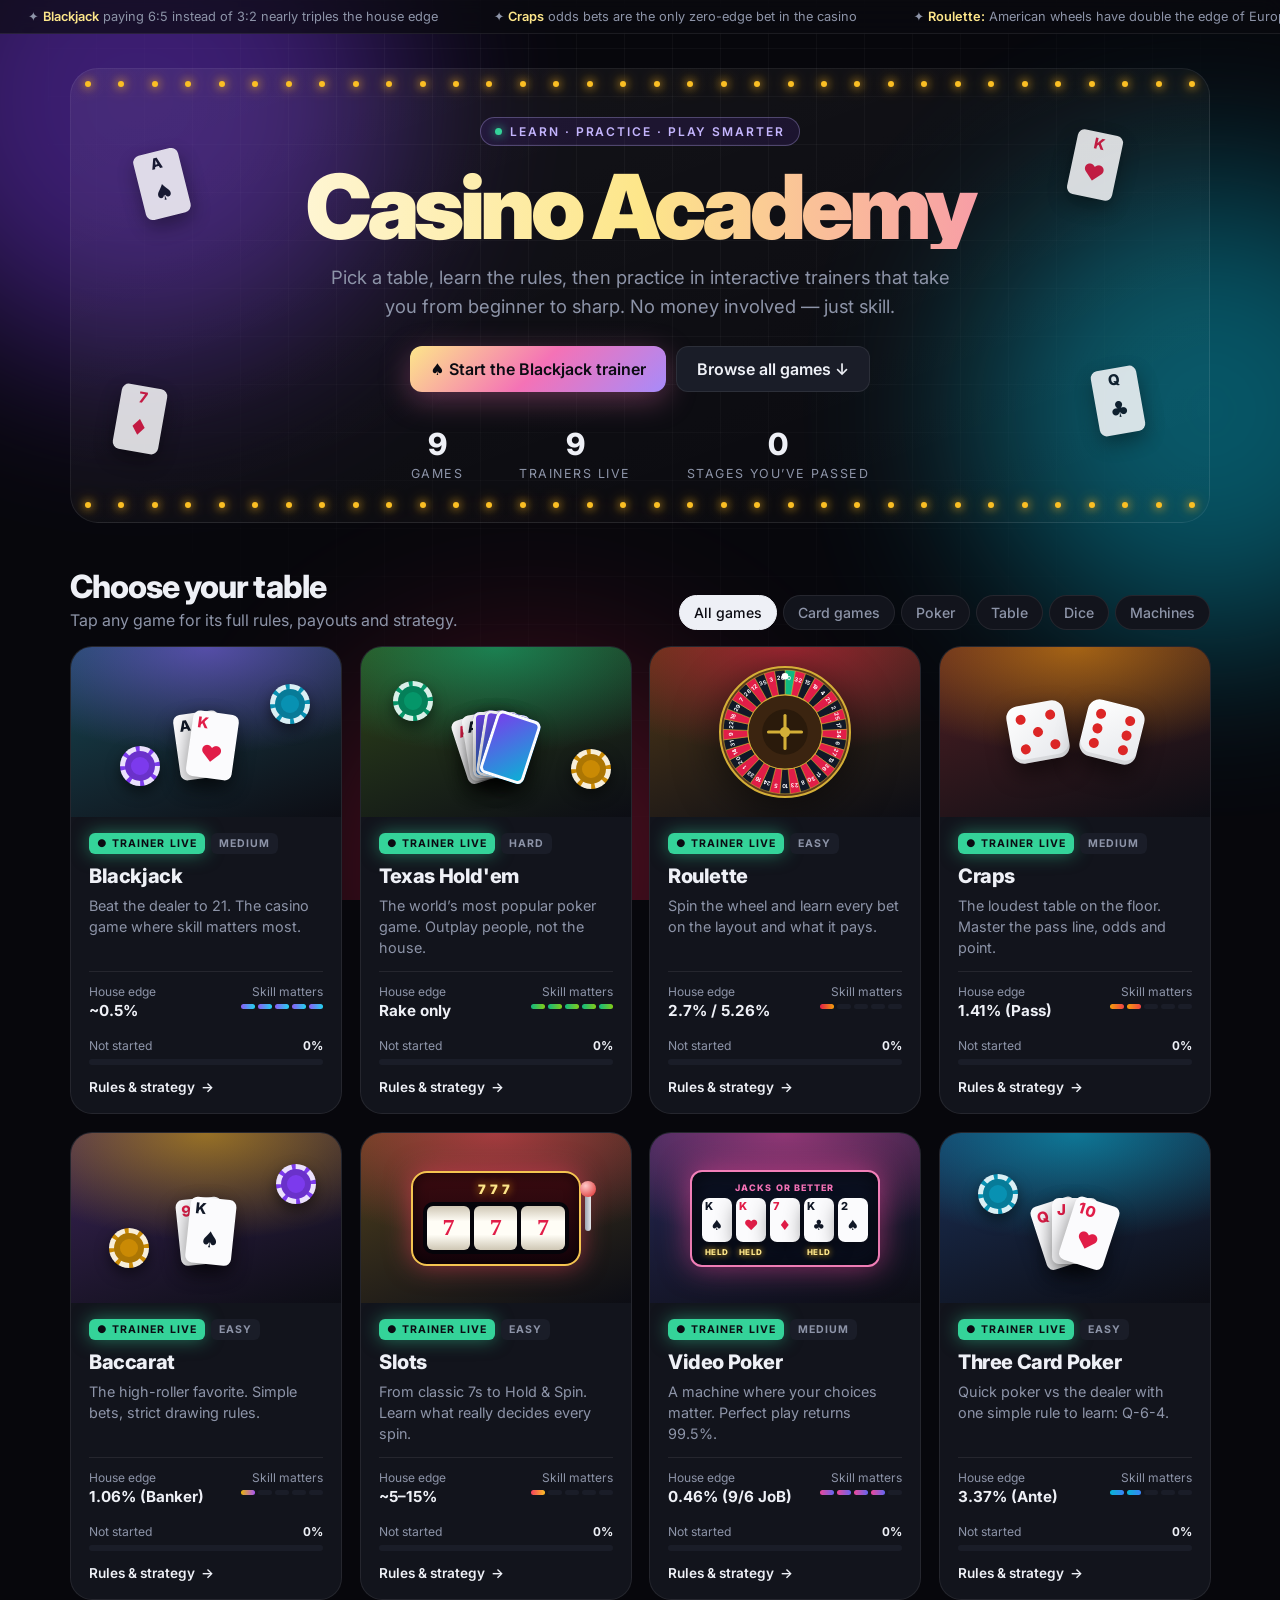
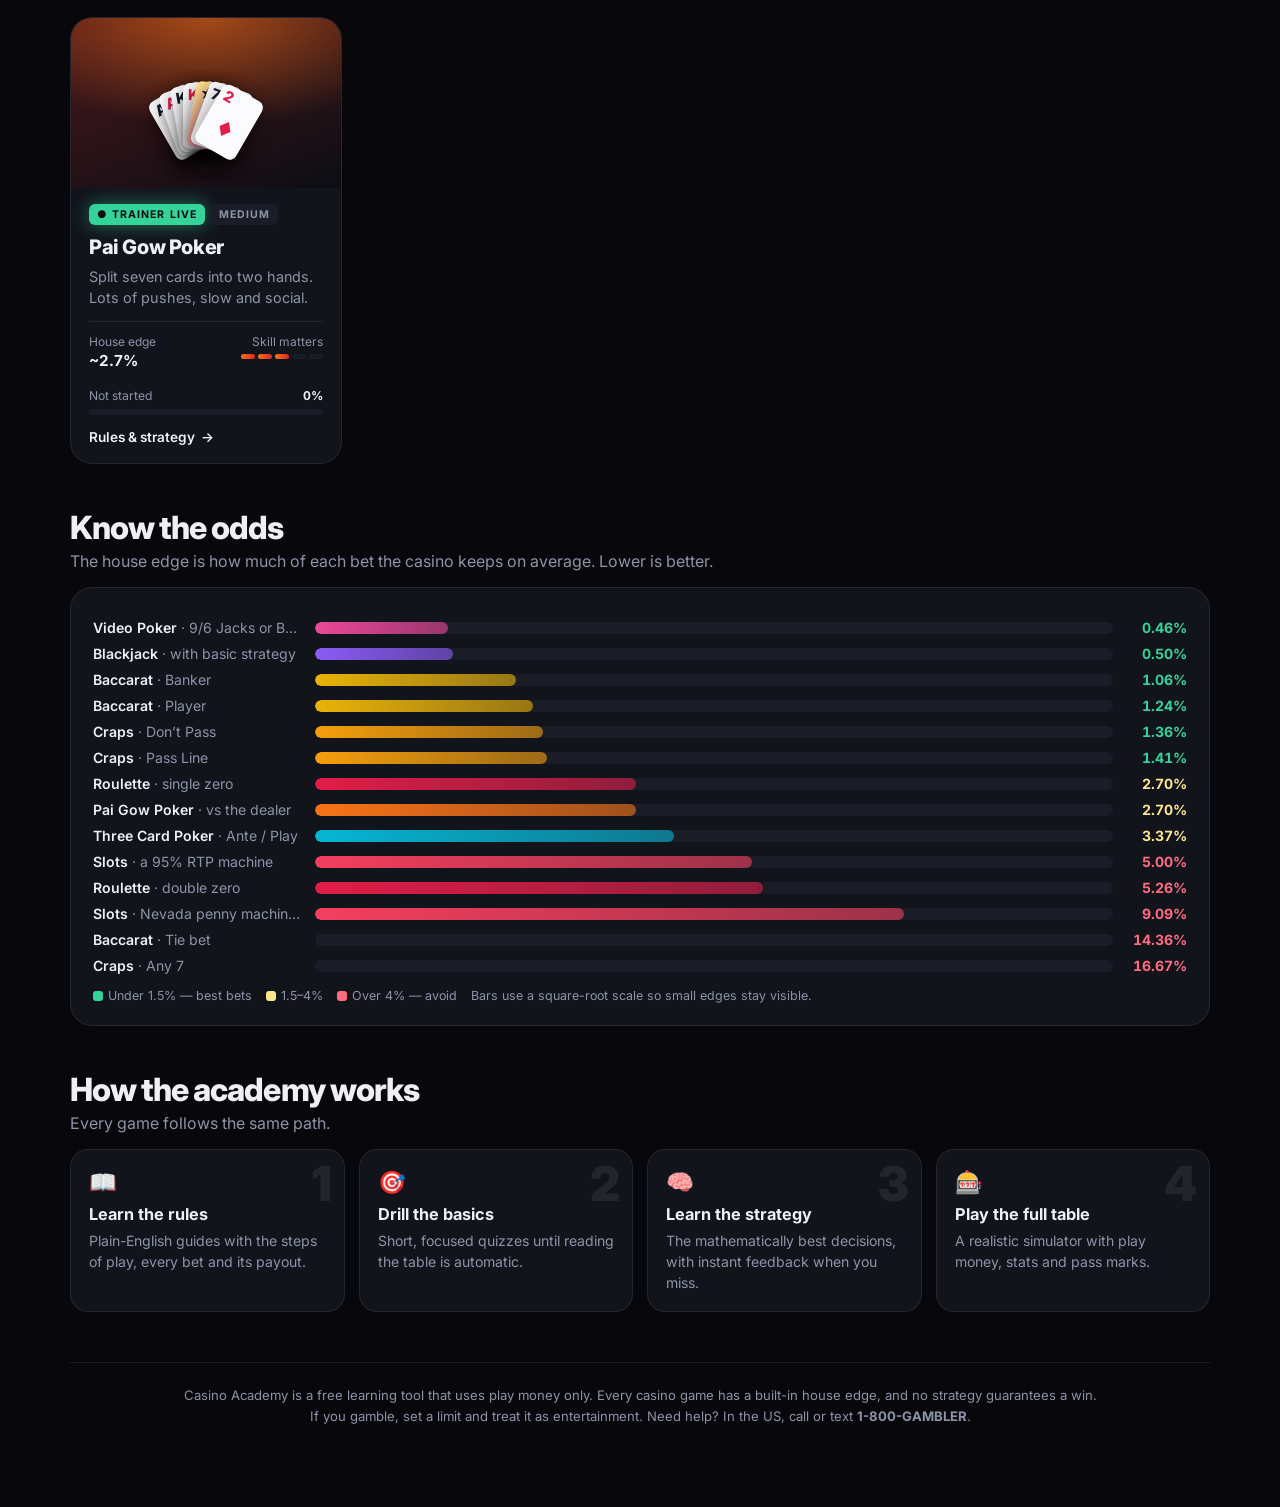
<file: index.html>
<!DOCTYPE html>
<html lang="en">
<head>
<meta charset="utf-8">
<meta name="viewport" content="width=device-width,initial-scale=1">
<title>Casino Academy — Learn Casino Games & Practice Strategy</title>
<!-- share / SEO metadata -->
<meta name="description" content="Learn casino games the right way: rules, odds and strategy for 9 games, plus interactive trainers for all 9: Blackjack card counting, Texas Hold’em, Craps, Roulette, Baccarat, Pai Gow, Video Poker, Three Card Poker and Slots. Play money only.">
<meta name="theme-color" content="#07070c">
<link rel="canonical" href="https://casino.andrewyoung.space/">
<link rel="icon" href="img/hub/favicon.svg" type="image/svg+xml">
<link rel="apple-touch-icon" href="img/hub/apple-touch-icon.png">
<meta property="og:type" content="website">
<meta property="og:site_name" content="Casino Academy">
<meta property="og:title" content="Casino Academy — Learn Casino Games & Practice Strategy">
<meta property="og:description" content="Learn casino games the right way: rules, odds and strategy for 9 games, plus interactive trainers for all 9: Blackjack card counting, Texas Hold’em, Craps, Roulette, Baccarat, Pai Gow, Video Poker, Three Card Poker and Slots. Play money only.">
<meta property="og:url" content="https://casino.andrewyoung.space/">
<meta property="og:image" content="https://casino.andrewyoung.space/img/hub/og-image.png">
<meta property="og:image:width" content="1200">
<meta property="og:image:height" content="630">
<meta property="og:image:alt" content="Casino Academy — Learn Casino Games & Practice Strategy">
<meta property="og:locale" content="en_US">
<meta name="twitter:card" content="summary_large_image">
<meta name="twitter:title" content="Casino Academy — Learn Casino Games & Practice Strategy">
<meta name="twitter:description" content="Learn casino games the right way: rules, odds and strategy for 9 games, plus interactive trainers for all 9: Blackjack card counting, Texas Hold’em, Craps, Roulette, Baccarat, Pai Gow, Video Poker, Three Card Poker and Slots. Play money only.">
<meta name="twitter:image" content="https://casino.andrewyoung.space/img/hub/og-image.png">
<meta name="twitter:image:alt" content="Casino Academy — Learn Casino Games & Practice Strategy">
<script type="application/ld+json">{"@context": "https://schema.org", "@type": "WebSite", "name": "Casino Academy", "url": "https://casino.andrewyoung.space/", "description": "Learn casino games the right way: rules, odds and strategy for 9 games, plus interactive trainers for all 9: Blackjack card counting, Texas Hold’em, Craps, Roulette, Baccarat, Pai Gow, Video Poker, Three Card Poker and Slots. Play money only."}</script>
<!-- /metadata -->
<link rel="preconnect" href="https://fonts.googleapis.com"><link rel="preconnect" href="https://fonts.gstatic.com" crossorigin>
<link href="https://fonts.googleapis.com/css2?family=Inter:wght@400;500;600;700;800;900&display=swap" rel="stylesheet">
<link rel="stylesheet" href="css/main.css">
</head>
<body>
<div class="bg"><div class="blob b1"></div><div class="blob b2"></div><div class="blob b3"></div><div class="grid-bg"></div><div id="floaties"></div></div>
<div class="ticker"><div class="ticker-track" id="ticker"></div></div>
<div class="wrap">
 <section class="hero">
  <div class="bulbs top" id="bt"></div><div class="bulbs bot" id="bb"></div>
  <div class="hero-cards" id="heroCards"></div>
  <span class="eyebrow"><span class="dot"></span> Learn · Practice · Play smarter</span>
  <h1>Casino Academy</h1>
  <p>Pick a table, learn the rules, then practice in interactive trainers that take you from beginner to sharp. No money involved — just skill.</p>
  <div class="hero-cta"><a class="btn primary" href="games/blackjack/index.html">♠ Start the Blackjack trainer</a><a class="btn" href="#games-grid" id="browse">Browse all games ↓</a></div>
  <div class="hero-stats"><div><b id="sGames">0</b><small>Games</small></div><div><b id="sLive">0</b><small>Trainers live</small></div><div><b id="sPassed">0</b><small>Stages you’ve passed</small></div></div>
 </section>

 <div class="sec-h" id="games-grid"><div><h2>Choose your table</h2><p>Tap any game for its full rules, payouts and strategy.</p></div><div class="filters" id="filters"></div></div>
 <div class="tiles" id="tiles"></div>

 <div class="sec-h"><div><h2>Know the odds</h2><p>The house edge is how much of each bet the casino keeps on average. Lower is better.</p></div></div>
 <div class="odds" id="odds"></div>

 <div class="sec-h"><div><h2>How the academy works</h2><p>Every game follows the same path.</p></div></div>
 <div class="path">
  <div class="step"><span class="n">1</span><span class="ic">📖</span><h4>Learn the rules</h4><p>Plain-English guides with the steps of play, every bet and its payout.</p></div>
  <div class="step"><span class="n">2</span><span class="ic">🎯</span><h4>Drill the basics</h4><p>Short, focused quizzes until reading the table is automatic.</p></div>
  <div class="step"><span class="n">3</span><span class="ic">🧠</span><h4>Learn the strategy</h4><p>The mathematically best decisions, with instant feedback when you miss.</p></div>
  <div class="step"><span class="n">4</span><span class="ic">🎰</span><h4>Play the full table</h4><p>A realistic simulator with play money, stats and pass marks.</p></div>
 </div>

 <footer>Casino Academy is a free learning tool that uses play money only. Every casino game has a built-in house edge, and no strategy guarantees a win.<br>If you gamble, set a limit and treat it as entertainment. Need help? In the US, call or text <b>1-800-GAMBLER</b>.</footer>
</div>

<div class="sheet" id="sheet" aria-hidden="true">
 <div class="panel" role="dialog" aria-modal="true" aria-labelledby="ptitle">
  <div class="phead"><div class="ico" id="pico"></div><div><h2 id="ptitle"></h2><p id="ptag"></p></div><button class="close" id="pclose" aria-label="Close">×</button></div>
  <nav class="ptabs" id="ptabs"></nav>
  <div class="pbody" id="pbody"></div>
  <div class="pfoot" id="pfoot"></div>
 </div>
</div>

<script src="js/shared/progress.js"></script>
<script src="js/components.js"></script>
<script src="js/games-data.js"></script>
<script src="js/main.js"></script>
</body>
</html>
</file>
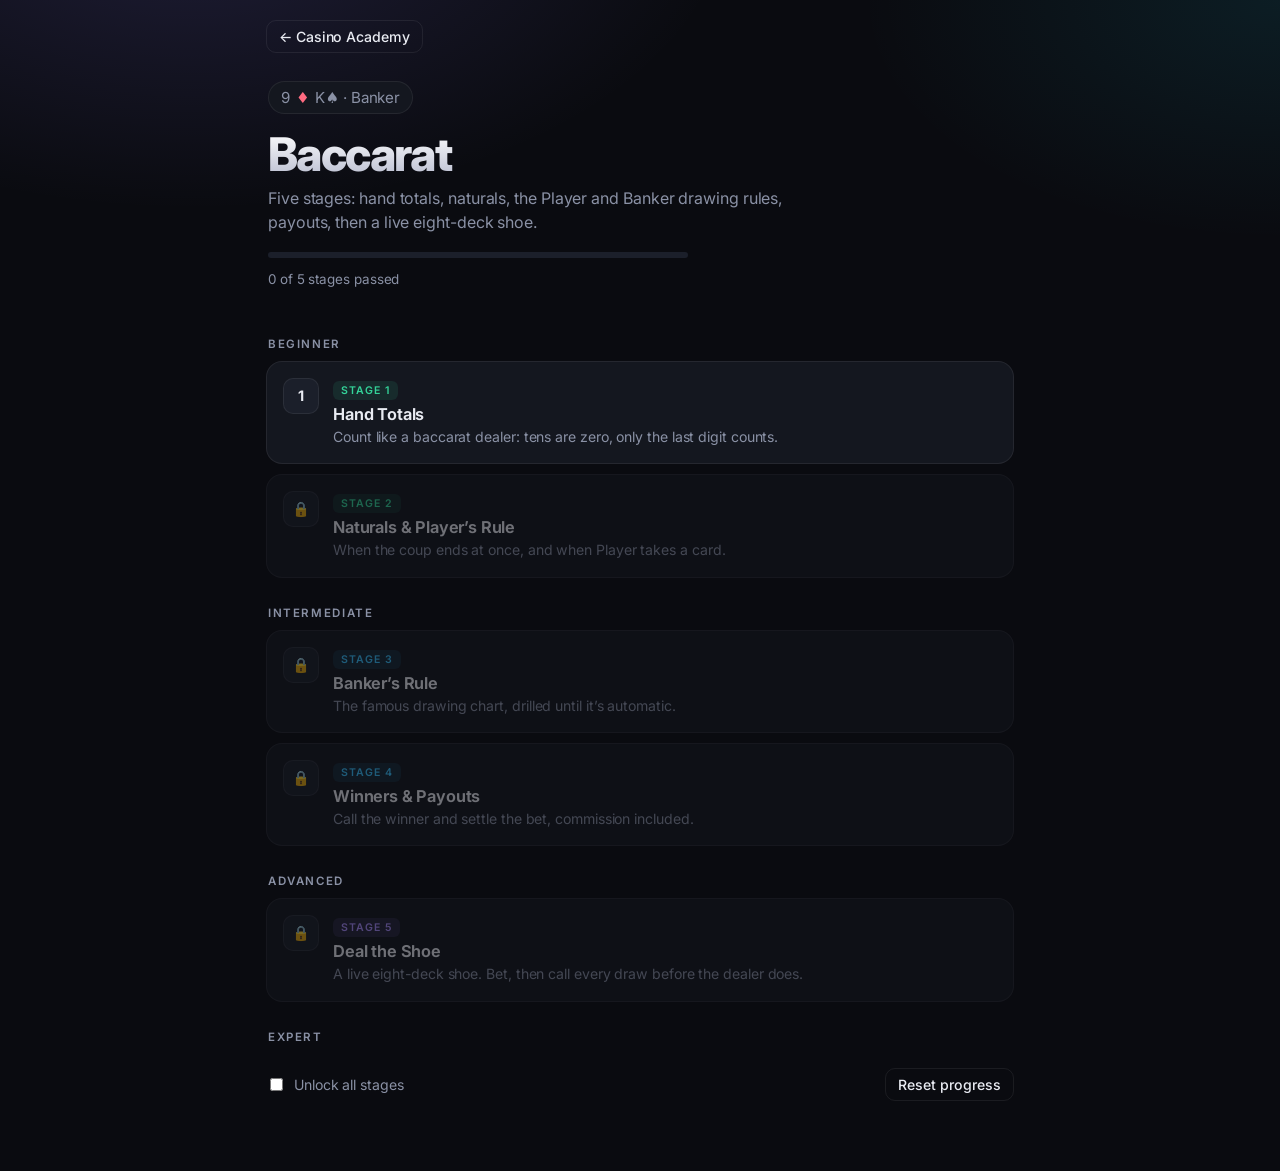
<file: games/baccarat/index.html>
<!DOCTYPE html>
<html lang="en">
<head>
<meta charset="utf-8">
<meta name="viewport" content="width=device-width,initial-scale=1">
<title>Baccarat Trainer | Casino Academy</title>
<!-- share / SEO metadata -->
<meta name="description" content="Learn Baccarat in 5 stages: hand totals, naturals, the Player and Banker third-card rules, commission payouts and a live eight-deck shoe.">
<meta name="theme-color" content="#07070c">
<link rel="canonical" href="https://casino.andrewyoung.space/games/baccarat/">
<link rel="icon" href="../../img/hub/favicon.svg" type="image/svg+xml">
<link rel="apple-touch-icon" href="../../img/hub/apple-touch-icon.png">
<meta property="og:type" content="website">
<meta property="og:site_name" content="Casino Academy">
<meta property="og:title" content="Baccarat Trainer | Casino Academy">
<meta property="og:description" content="Learn Baccarat in 5 stages: hand totals, naturals, the Player and Banker third-card rules, commission payouts and a live eight-deck shoe.">
<meta property="og:url" content="https://casino.andrewyoung.space/games/baccarat/">
<meta property="og:image" content="https://casino.andrewyoung.space/img/baccarat/og-image.png">
<meta property="og:image:width" content="1200">
<meta property="og:image:height" content="630">
<meta property="og:image:alt" content="Baccarat Trainer">
<meta property="og:locale" content="en_US">
<meta name="twitter:card" content="summary_large_image">
<meta name="twitter:title" content="Baccarat Trainer | Casino Academy">
<meta name="twitter:description" content="Learn Baccarat in 5 stages: hand totals, naturals, the Player and Banker third-card rules, commission payouts and a live eight-deck shoe.">
<meta name="twitter:image" content="https://casino.andrewyoung.space/img/baccarat/og-image.png">
<meta name="twitter:image:alt" content="Baccarat Trainer">
<!-- /metadata -->
<link rel="preconnect" href="https://fonts.googleapis.com"><link rel="preconnect" href="https://fonts.gstatic.com" crossorigin><link href="https://fonts.googleapis.com/css2?family=Inter:wght@400;500;600;650;700;800&display=swap" rel="stylesheet">
<link rel="stylesheet" href="../../css/shared/base.css">
<link rel="stylesheet" href="../../css/baccarat/baccarat.css">
</head>
<body>
<div class="wrap" id="app"></div>
<script src="../../js/shared/core.js"></script>
<script src="../../js/shared/progress.js"></script>
<script src="../../js/shared/academy.js"></script>
<script src="../../js/shared/poker.js"></script>
<script src="../../js/baccarat/rules.js"></script>
<script src="../../js/baccarat/stages.js"></script>
<script src="../../js/baccarat/table-sim.js"></script>
<script src="../../js/baccarat/app.js"></script>
</body>
</html>
</file>
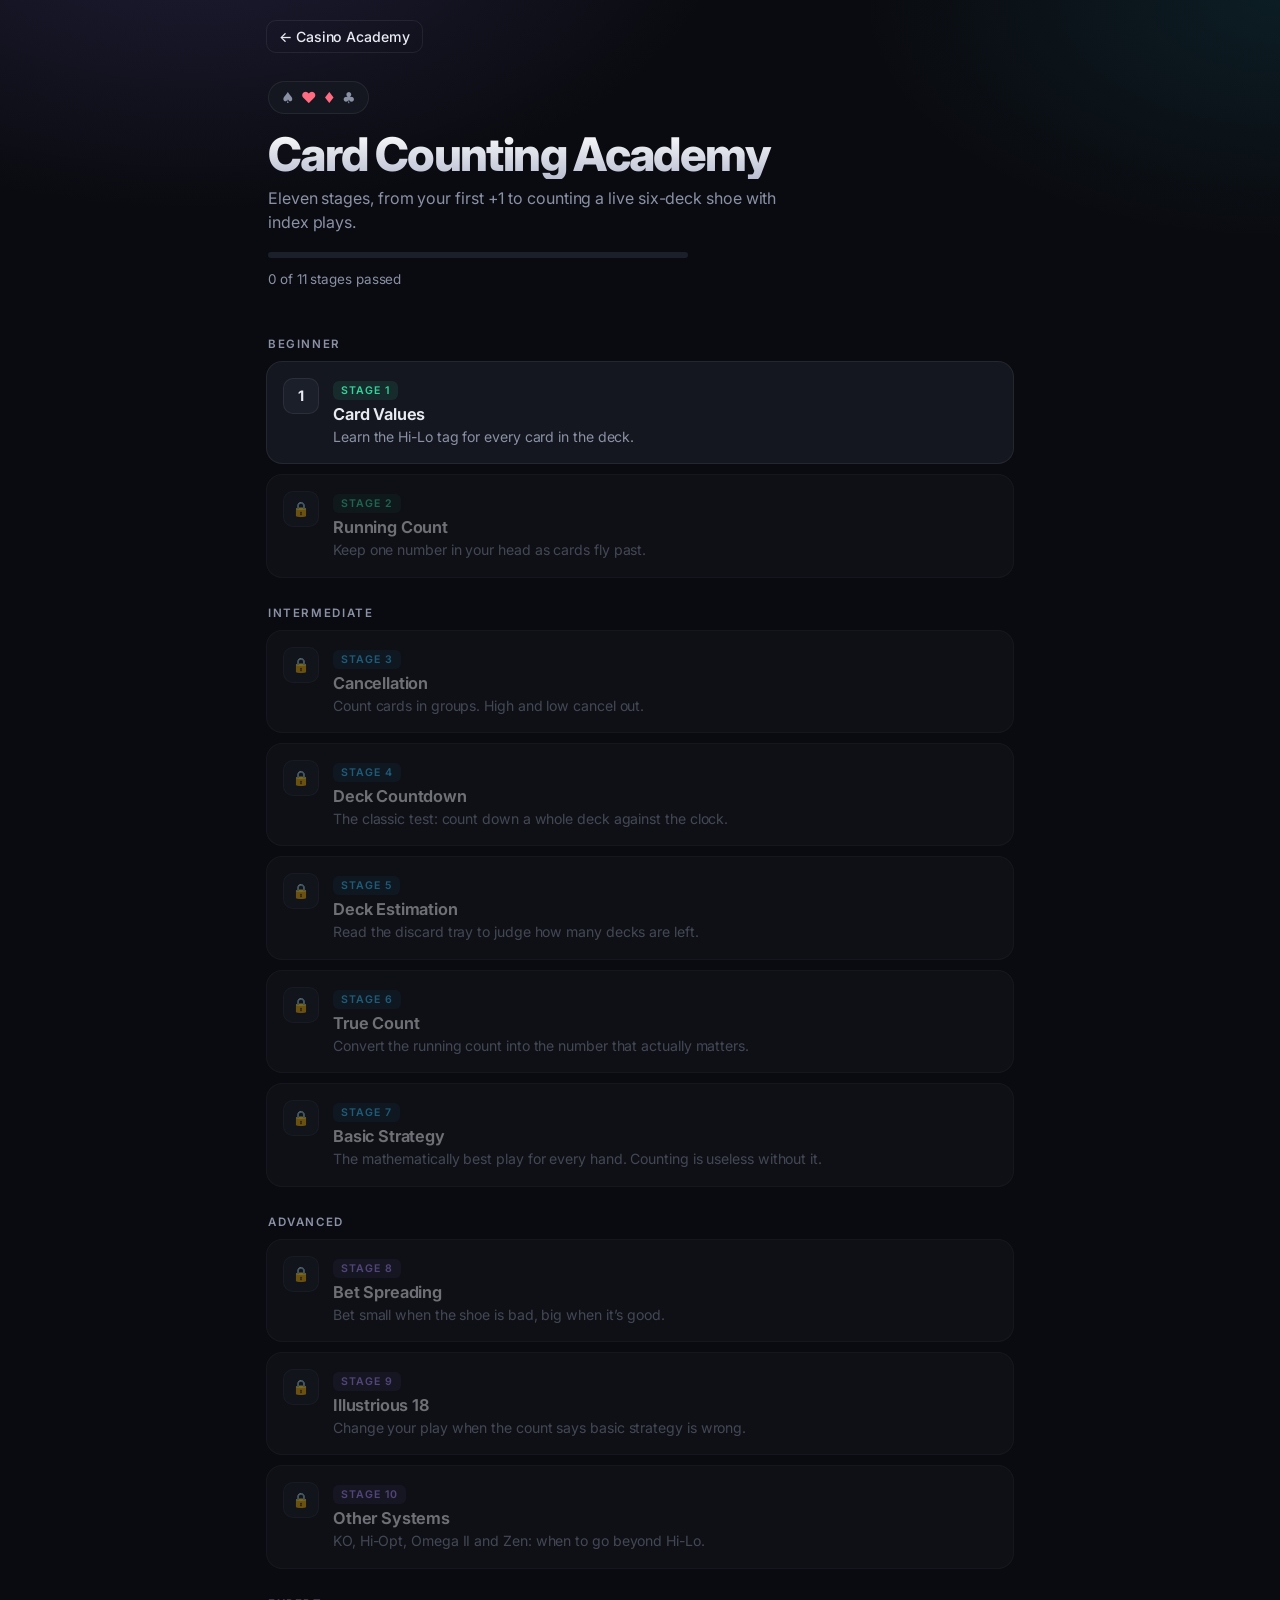
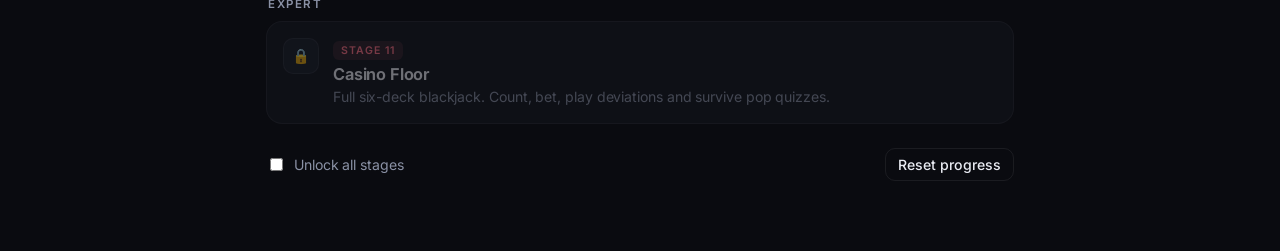
<file: games/blackjack/index.html>
<!DOCTYPE html>
<html lang="en">
<head>
<meta charset="utf-8">
<meta name="viewport" content="width=device-width,initial-scale=1">
<title>Card Counting Academy — Blackjack Trainer | Casino Academy</title>
<!-- share / SEO metadata -->
<meta name="description" content="An 11-stage blackjack trainer: Hi-Lo card counting, running and true count, basic strategy, the Illustrious 18 and a full six-deck table simulator.">
<meta name="theme-color" content="#07070c">
<link rel="canonical" href="https://casino.andrewyoung.space/games/blackjack/">
<link rel="icon" href="../../img/hub/favicon.svg" type="image/svg+xml">
<link rel="apple-touch-icon" href="../../img/hub/apple-touch-icon.png">
<meta property="og:type" content="website">
<meta property="og:site_name" content="Casino Academy">
<meta property="og:title" content="Card Counting Academy — Blackjack Trainer | Casino Academy">
<meta property="og:description" content="An 11-stage blackjack trainer: Hi-Lo card counting, running and true count, basic strategy, the Illustrious 18 and a full six-deck table simulator.">
<meta property="og:url" content="https://casino.andrewyoung.space/games/blackjack/">
<meta property="og:image" content="https://casino.andrewyoung.space/img/blackjack/og-image.png">
<meta property="og:image:width" content="1200">
<meta property="og:image:height" content="630">
<meta property="og:image:alt" content="Card Counting Academy — Blackjack Trainer">
<meta property="og:locale" content="en_US">
<meta name="twitter:card" content="summary_large_image">
<meta name="twitter:title" content="Card Counting Academy — Blackjack Trainer | Casino Academy">
<meta name="twitter:description" content="An 11-stage blackjack trainer: Hi-Lo card counting, running and true count, basic strategy, the Illustrious 18 and a full six-deck table simulator.">
<meta name="twitter:image" content="https://casino.andrewyoung.space/img/blackjack/og-image.png">
<meta name="twitter:image:alt" content="Card Counting Academy — Blackjack Trainer">
<!-- /metadata -->
<link rel="preconnect" href="https://fonts.googleapis.com"><link rel="preconnect" href="https://fonts.gstatic.com" crossorigin><link href="https://fonts.googleapis.com/css2?family=Inter:wght@400;500;600;650;700;800&display=swap" rel="stylesheet">
<link rel="stylesheet" href="../../css/shared/base.css">
<link rel="stylesheet" href="../../css/blackjack/blackjack.css">
</head>
<body>
<div class="wrap" id="app"></div>
<script src="../../js/shared/core.js"></script>
<script src="../../js/shared/progress.js"></script>
<script src="../../js/shared/academy.js"></script>
<script src="../../js/blackjack/cards.js"></script>
<script src="../../js/blackjack/strategy.js"></script>
<script src="../../js/blackjack/table-sim.js"></script>
<script src="../../js/blackjack/stages.js"></script>
<script src="../../js/blackjack/app.js"></script>
</body>
</html>
</file>
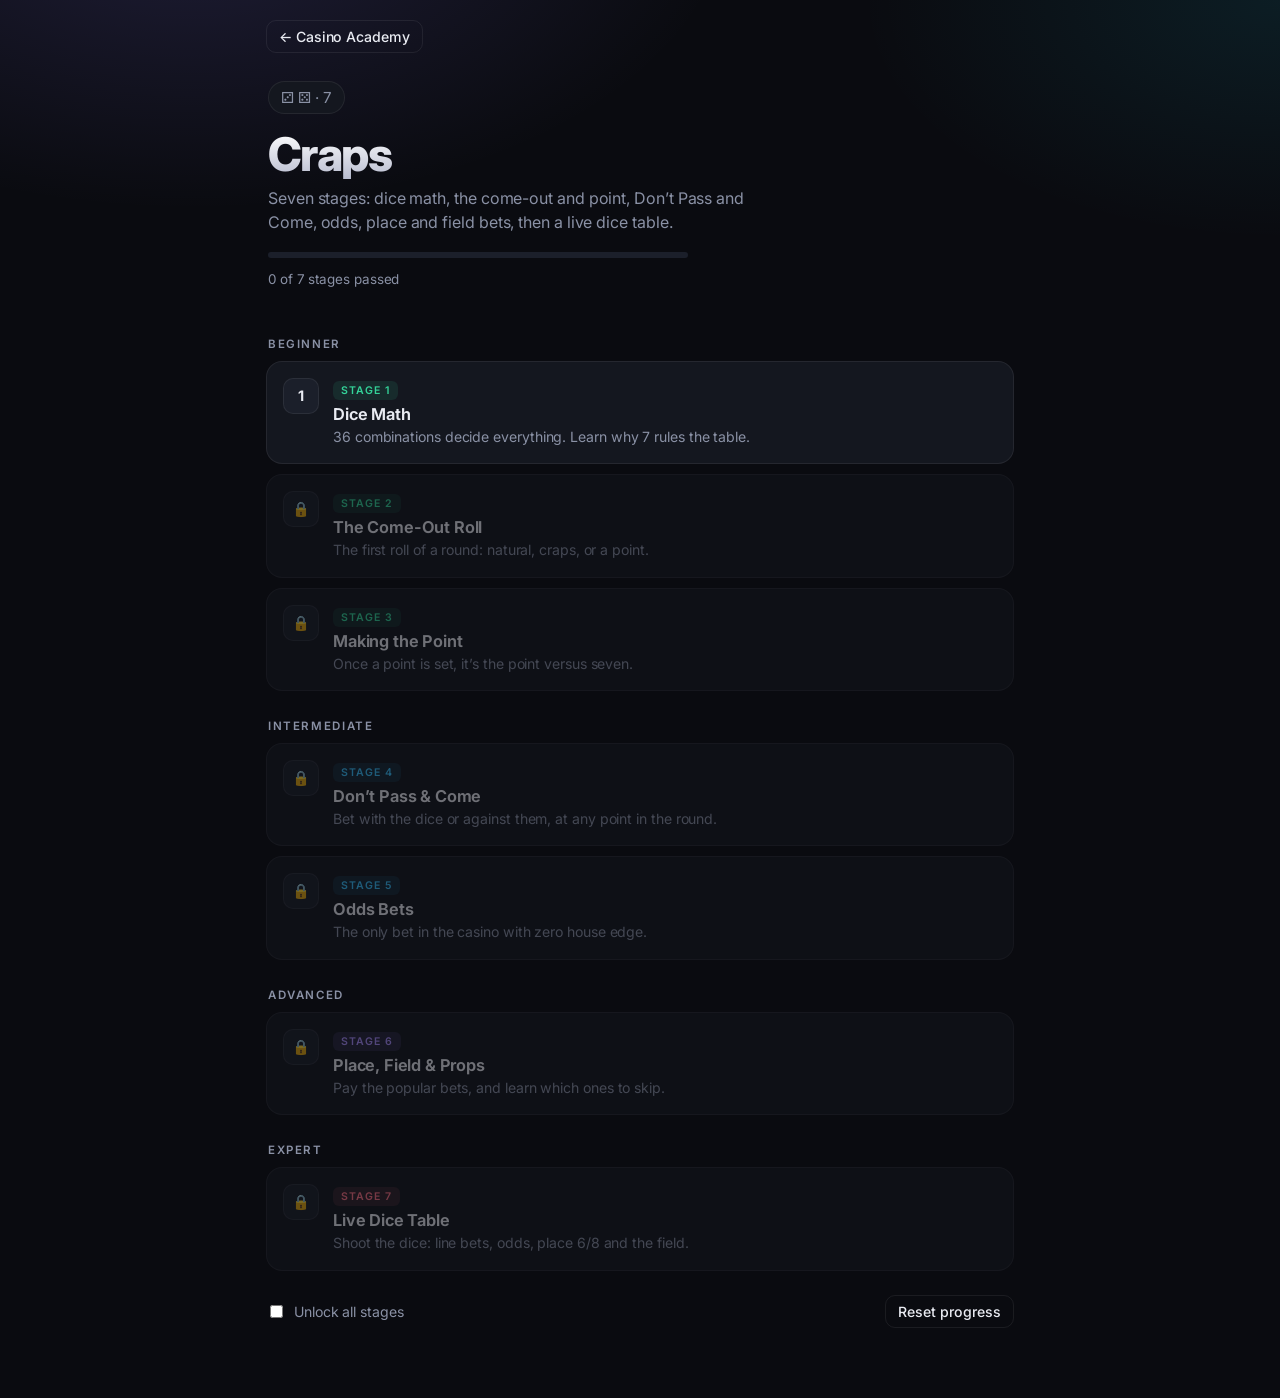
<file: games/craps/index.html>
<!DOCTYPE html>
<html lang="en">
<head>
<meta charset="utf-8">
<meta name="viewport" content="width=device-width,initial-scale=1">
<title>Craps Trainer | Casino Academy</title>
<!-- share / SEO metadata -->
<meta name="description" content="Learn Craps in 7 stages: dice math, the come-out roll and point, Don’t Pass and Come bets, zero-edge odds, place and field bets, then a live dice table.">
<meta name="theme-color" content="#07070c">
<link rel="canonical" href="https://casino.andrewyoung.space/games/craps/">
<link rel="icon" href="../../img/hub/favicon.svg" type="image/svg+xml">
<link rel="apple-touch-icon" href="../../img/hub/apple-touch-icon.png">
<meta property="og:type" content="website">
<meta property="og:site_name" content="Casino Academy">
<meta property="og:title" content="Craps Trainer | Casino Academy">
<meta property="og:description" content="Learn Craps in 7 stages: dice math, the come-out roll and point, Don’t Pass and Come bets, zero-edge odds, place and field bets, then a live dice table.">
<meta property="og:url" content="https://casino.andrewyoung.space/games/craps/">
<meta property="og:image" content="https://casino.andrewyoung.space/img/craps/og-image.png">
<meta property="og:image:width" content="1200">
<meta property="og:image:height" content="630">
<meta property="og:image:alt" content="Craps Trainer">
<meta property="og:locale" content="en_US">
<meta name="twitter:card" content="summary_large_image">
<meta name="twitter:title" content="Craps Trainer | Casino Academy">
<meta name="twitter:description" content="Learn Craps in 7 stages: dice math, the come-out roll and point, Don’t Pass and Come bets, zero-edge odds, place and field bets, then a live dice table.">
<meta name="twitter:image" content="https://casino.andrewyoung.space/img/craps/og-image.png">
<meta name="twitter:image:alt" content="Craps Trainer">
<!-- /metadata -->
<link rel="preconnect" href="https://fonts.googleapis.com"><link rel="preconnect" href="https://fonts.gstatic.com" crossorigin><link href="https://fonts.googleapis.com/css2?family=Inter:wght@400;500;600;650;700;800&display=swap" rel="stylesheet">
<link rel="stylesheet" href="../../css/shared/base.css">
<link rel="stylesheet" href="../../css/craps/craps.css">
</head>
<body>
<div class="wrap" id="app"></div>
<script src="../../js/shared/core.js"></script>
<script src="../../js/shared/progress.js"></script>
<script src="../../js/shared/academy.js"></script>
<script src="../../js/craps/rules.js"></script>
<script src="../../js/craps/stages.js"></script>
<script src="../../js/craps/table-sim.js"></script>
<script src="../../js/craps/app.js"></script>
</body>
</html>
</file>
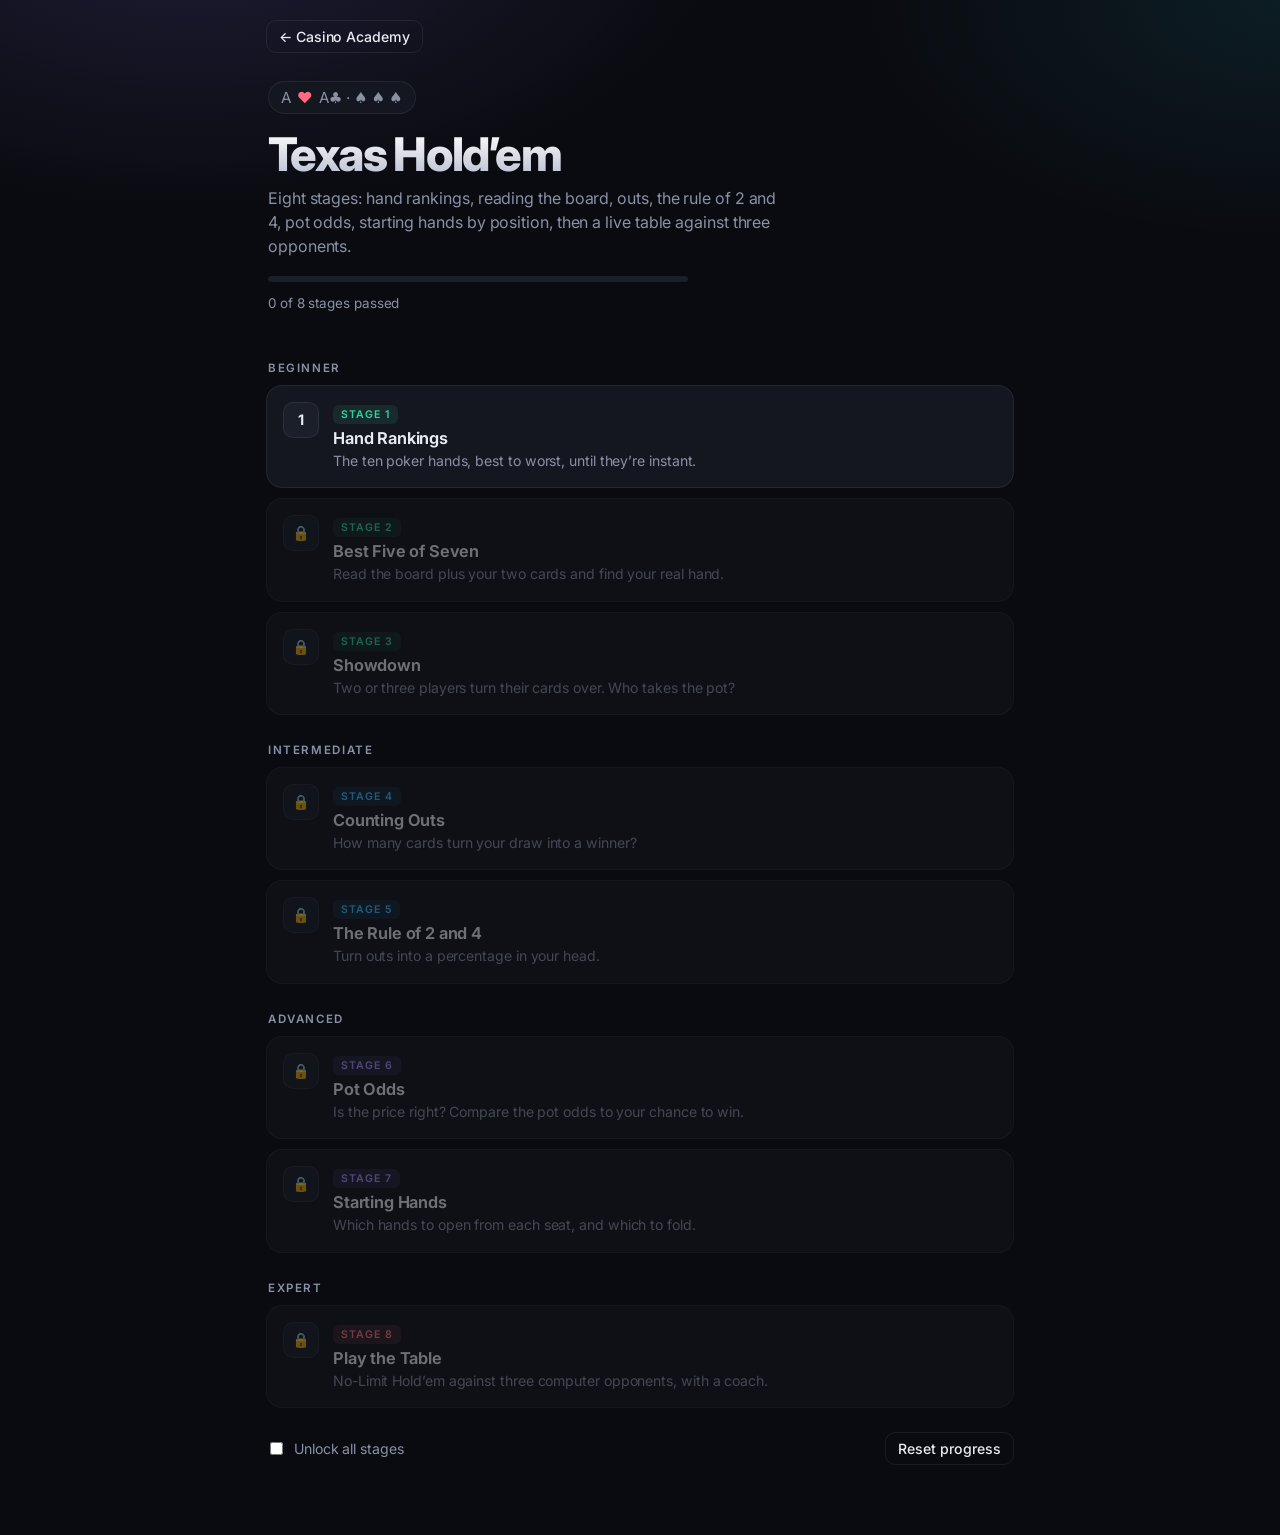
<file: games/holdem/index.html>
<!DOCTYPE html>
<html lang="en">
<head>
<meta charset="utf-8">
<meta name="viewport" content="width=device-width,initial-scale=1">
<title>Texas Hold’em Trainer | Casino Academy</title>
<!-- share / SEO metadata -->
<meta name="description" content="Learn Texas Hold’em in 8 stages: hand rankings, reading the board, counting outs, the rule of 2 and 4, pot odds, starting hands by position, then a live table against three opponents.">
<meta name="theme-color" content="#07070c">
<link rel="canonical" href="https://casino.andrewyoung.space/games/holdem/">
<link rel="icon" href="../../img/hub/favicon.svg" type="image/svg+xml">
<link rel="apple-touch-icon" href="../../img/hub/apple-touch-icon.png">
<meta property="og:type" content="website">
<meta property="og:site_name" content="Casino Academy">
<meta property="og:title" content="Texas Hold’em Trainer | Casino Academy">
<meta property="og:description" content="Learn Texas Hold’em in 8 stages: hand rankings, reading the board, counting outs, the rule of 2 and 4, pot odds, starting hands by position, then a live table against three opponents.">
<meta property="og:url" content="https://casino.andrewyoung.space/games/holdem/">
<meta property="og:image" content="https://casino.andrewyoung.space/img/holdem/og-image.png">
<meta property="og:image:width" content="1200">
<meta property="og:image:height" content="630">
<meta property="og:image:alt" content="Texas Hold’em Trainer">
<meta property="og:locale" content="en_US">
<meta name="twitter:card" content="summary_large_image">
<meta name="twitter:title" content="Texas Hold’em Trainer | Casino Academy">
<meta name="twitter:description" content="Learn Texas Hold’em in 8 stages: hand rankings, reading the board, counting outs, the rule of 2 and 4, pot odds, starting hands by position, then a live table against three opponents.">
<meta name="twitter:image" content="https://casino.andrewyoung.space/img/holdem/og-image.png">
<meta name="twitter:image:alt" content="Texas Hold’em Trainer">
<!-- /metadata -->
<link rel="preconnect" href="https://fonts.googleapis.com"><link rel="preconnect" href="https://fonts.gstatic.com" crossorigin><link href="https://fonts.googleapis.com/css2?family=Inter:wght@400;500;600;650;700;800&display=swap" rel="stylesheet">
<link rel="stylesheet" href="../../css/shared/base.css">
<link rel="stylesheet" href="../../css/holdem/holdem.css">
</head>
<body>
<div class="wrap" id="app"></div>
<script src="../../js/shared/core.js"></script>
<script src="../../js/shared/progress.js"></script>
<script src="../../js/shared/academy.js"></script>
<script src="../../js/shared/poker.js"></script>
<script src="../../js/holdem/math.js"></script>
<script src="../../js/holdem/engine.js"></script>
<script src="../../js/holdem/bots.js"></script>
<script src="../../js/holdem/stages.js"></script>
<script src="../../js/holdem/table-sim.js"></script>
<script src="../../js/holdem/app.js"></script>
</body>
</html>
</file>
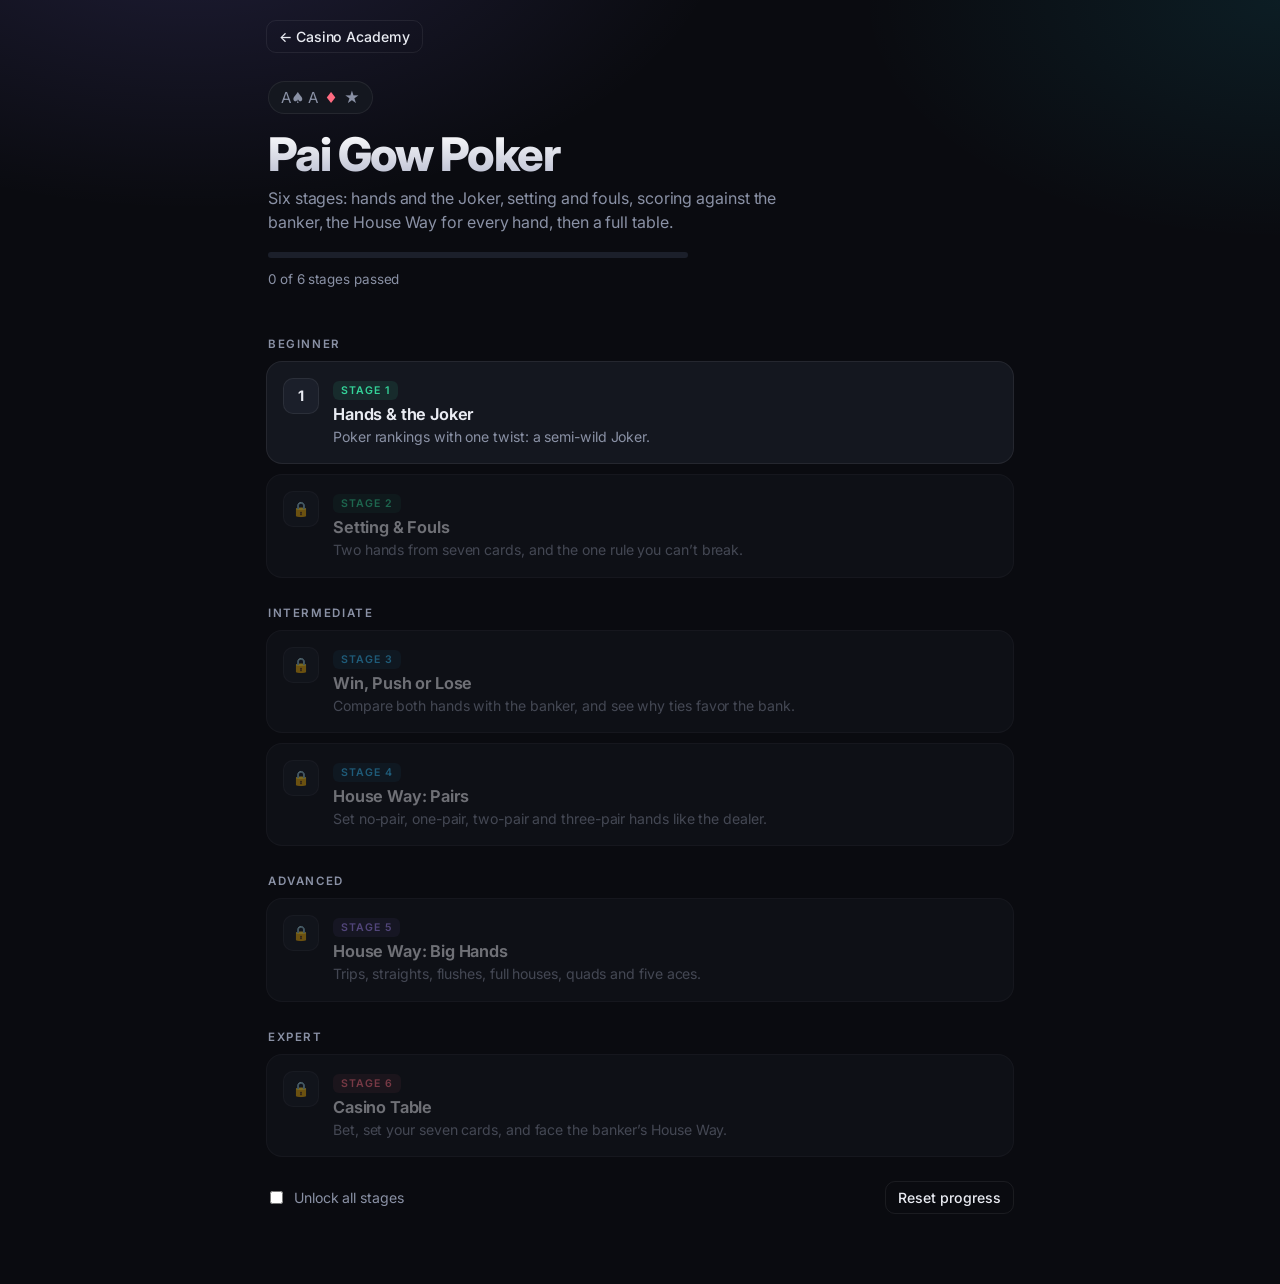
<file: games/paigow/index.html>
<!DOCTYPE html>
<html lang="en">
<head>
<meta charset="utf-8">
<meta name="viewport" content="width=device-width,initial-scale=1">
<title>Pai Gow Poker Trainer | Casino Academy</title>
<!-- share / SEO metadata -->
<meta name="description" content="Learn Pai Gow Poker in 6 stages: hand rankings and the Joker, setting and fouls, scoring against the banker, the House Way for every hand, then a full table.">
<meta name="theme-color" content="#07070c">
<link rel="canonical" href="https://casino.andrewyoung.space/games/paigow/">
<link rel="icon" href="../../img/hub/favicon.svg" type="image/svg+xml">
<link rel="apple-touch-icon" href="../../img/hub/apple-touch-icon.png">
<meta property="og:type" content="website">
<meta property="og:site_name" content="Casino Academy">
<meta property="og:title" content="Pai Gow Poker Trainer | Casino Academy">
<meta property="og:description" content="Learn Pai Gow Poker in 6 stages: hand rankings and the Joker, setting and fouls, scoring against the banker, the House Way for every hand, then a full table.">
<meta property="og:url" content="https://casino.andrewyoung.space/games/paigow/">
<meta property="og:image" content="https://casino.andrewyoung.space/img/paigow/og-image.png">
<meta property="og:image:width" content="1200">
<meta property="og:image:height" content="630">
<meta property="og:image:alt" content="Pai Gow Poker Trainer">
<meta property="og:locale" content="en_US">
<meta name="twitter:card" content="summary_large_image">
<meta name="twitter:title" content="Pai Gow Poker Trainer | Casino Academy">
<meta name="twitter:description" content="Learn Pai Gow Poker in 6 stages: hand rankings and the Joker, setting and fouls, scoring against the banker, the House Way for every hand, then a full table.">
<meta name="twitter:image" content="https://casino.andrewyoung.space/img/paigow/og-image.png">
<meta name="twitter:image:alt" content="Pai Gow Poker Trainer">
<!-- /metadata -->
<link rel="preconnect" href="https://fonts.googleapis.com"><link rel="preconnect" href="https://fonts.gstatic.com" crossorigin><link href="https://fonts.googleapis.com/css2?family=Inter:wght@400;500;600;650;700;800&display=swap" rel="stylesheet">
<link rel="stylesheet" href="../../css/shared/base.css">
<link rel="stylesheet" href="../../css/paigow/paigow.css">
</head>
<body>
<div class="wrap" id="app"></div>
<script src="../../js/shared/core.js"></script>
<script src="../../js/shared/progress.js"></script>
<script src="../../js/shared/academy.js"></script>
<script src="../../js/shared/poker.js"></script>
<script src="../../js/paigow/rules.js"></script>
<script src="../../js/paigow/setter.js"></script>
<script src="../../js/paigow/stages.js"></script>
<script src="../../js/paigow/table-sim.js"></script>
<script src="../../js/paigow/app.js"></script>
</body>
</html>
</file>
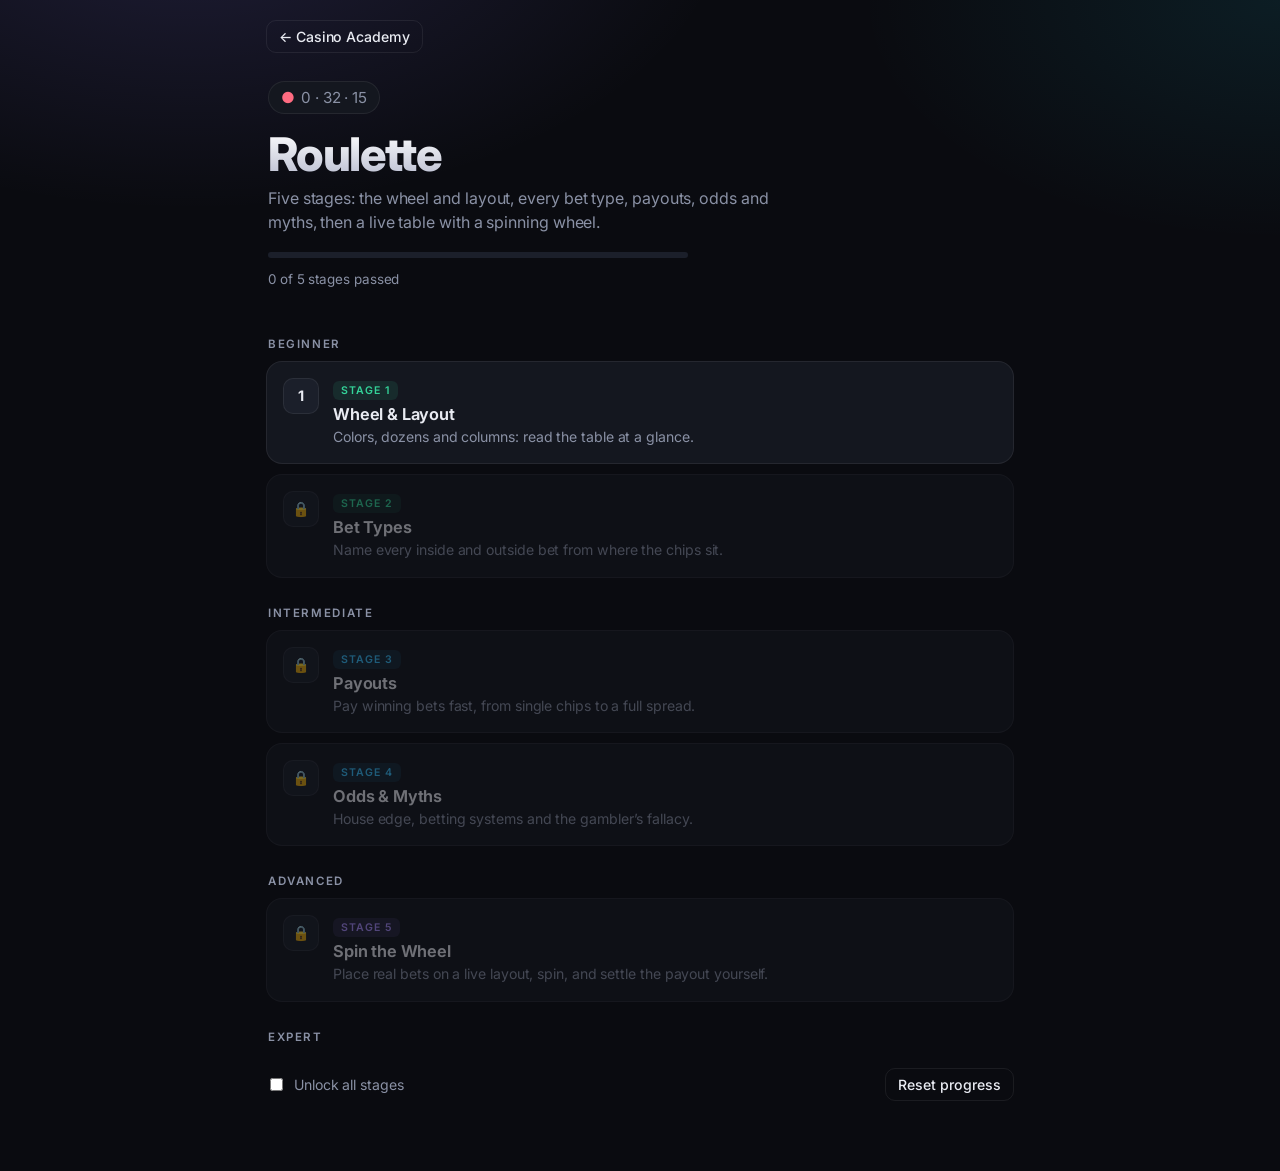
<file: games/roulette/index.html>
<!DOCTYPE html>
<html lang="en">
<head>
<meta charset="utf-8">
<meta name="viewport" content="width=device-width,initial-scale=1">
<title>Roulette Trainer | Casino Academy</title>
<!-- share / SEO metadata -->
<meta name="description" content="Learn Roulette in 5 stages: the wheel and layout, every bet type and payout, house edge and betting myths, then a live table with a spinning wheel.">
<meta name="theme-color" content="#07070c">
<link rel="canonical" href="https://casino.andrewyoung.space/games/roulette/">
<link rel="icon" href="../../img/hub/favicon.svg" type="image/svg+xml">
<link rel="apple-touch-icon" href="../../img/hub/apple-touch-icon.png">
<meta property="og:type" content="website">
<meta property="og:site_name" content="Casino Academy">
<meta property="og:title" content="Roulette Trainer | Casino Academy">
<meta property="og:description" content="Learn Roulette in 5 stages: the wheel and layout, every bet type and payout, house edge and betting myths, then a live table with a spinning wheel.">
<meta property="og:url" content="https://casino.andrewyoung.space/games/roulette/">
<meta property="og:image" content="https://casino.andrewyoung.space/img/roulette/og-image.png">
<meta property="og:image:width" content="1200">
<meta property="og:image:height" content="630">
<meta property="og:image:alt" content="Roulette Trainer">
<meta property="og:locale" content="en_US">
<meta name="twitter:card" content="summary_large_image">
<meta name="twitter:title" content="Roulette Trainer | Casino Academy">
<meta name="twitter:description" content="Learn Roulette in 5 stages: the wheel and layout, every bet type and payout, house edge and betting myths, then a live table with a spinning wheel.">
<meta name="twitter:image" content="https://casino.andrewyoung.space/img/roulette/og-image.png">
<meta name="twitter:image:alt" content="Roulette Trainer">
<!-- /metadata -->
<link rel="preconnect" href="https://fonts.googleapis.com"><link rel="preconnect" href="https://fonts.gstatic.com" crossorigin><link href="https://fonts.googleapis.com/css2?family=Inter:wght@400;500;600;650;700;800&display=swap" rel="stylesheet">
<link rel="stylesheet" href="../../css/shared/base.css">
<link rel="stylesheet" href="../../css/roulette/roulette.css">
</head>
<body>
<div class="wrap" id="app"></div>
<script src="../../js/shared/core.js"></script>
<script src="../../js/shared/progress.js"></script>
<script src="../../js/shared/academy.js"></script>
<script src="../../js/roulette/rules.js"></script>
<script src="../../js/roulette/stages.js"></script>
<script src="../../js/roulette/table-sim.js"></script>
<script src="../../js/roulette/app.js"></script>
</body>
</html>
</file>
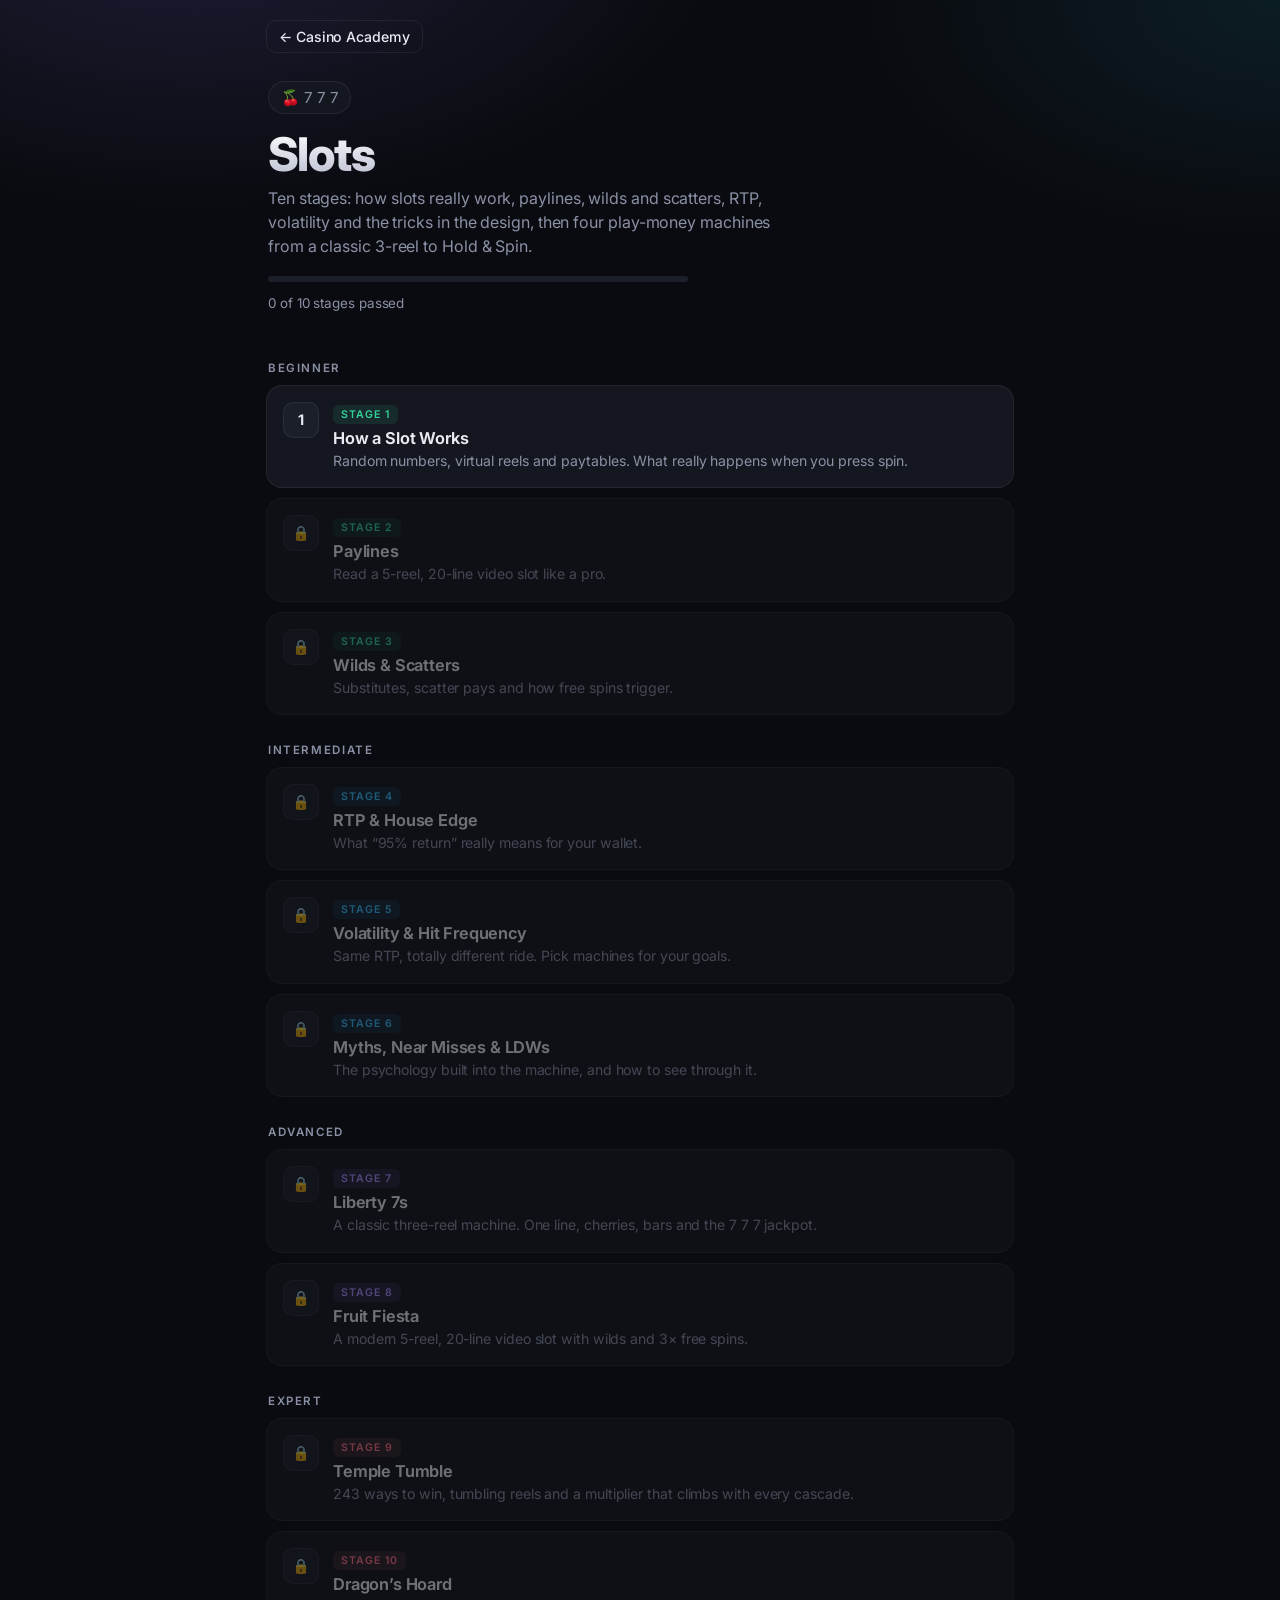
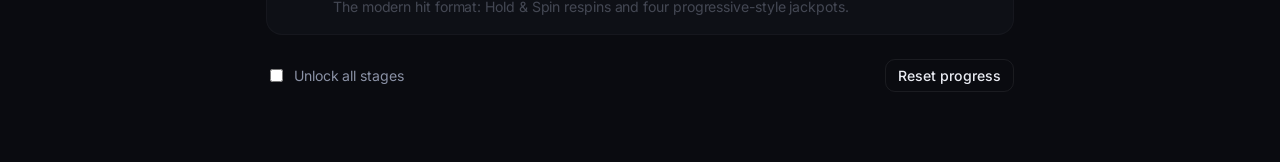
<file: games/slots/index.html>
<!DOCTYPE html>
<html lang="en">
<head>
<meta charset="utf-8">
<meta name="viewport" content="width=device-width,initial-scale=1">
<title>Slots Trainer | Casino Academy</title>
<!-- share / SEO metadata -->
<meta name="description" content="Learn how slot machines really work in 10 stages: RNG and virtual reels, paylines, wilds and scatters, RTP, volatility, near misses and LDWs, then four play-money machines from classic 3-reel to Hold & Spin.">
<meta name="theme-color" content="#07070c">
<link rel="canonical" href="https://casino.andrewyoung.space/games/slots/">
<link rel="icon" href="../../img/hub/favicon.svg" type="image/svg+xml">
<link rel="apple-touch-icon" href="../../img/hub/apple-touch-icon.png">
<meta property="og:type" content="website">
<meta property="og:site_name" content="Casino Academy">
<meta property="og:title" content="Slots Trainer | Casino Academy">
<meta property="og:description" content="Learn how slot machines really work in 10 stages: RNG and virtual reels, paylines, wilds and scatters, RTP, volatility, near misses and LDWs, then four play-money machines from classic 3-reel to Hold & Spin.">
<meta property="og:url" content="https://casino.andrewyoung.space/games/slots/">
<meta property="og:image" content="https://casino.andrewyoung.space/img/slots/og-image.png">
<meta property="og:image:width" content="1200">
<meta property="og:image:height" content="630">
<meta property="og:image:alt" content="Slots Trainer">
<meta property="og:locale" content="en_US">
<meta name="twitter:card" content="summary_large_image">
<meta name="twitter:title" content="Slots Trainer | Casino Academy">
<meta name="twitter:description" content="Learn how slot machines really work in 10 stages: RNG and virtual reels, paylines, wilds and scatters, RTP, volatility, near misses and LDWs, then four play-money machines from classic 3-reel to Hold & Spin.">
<meta name="twitter:image" content="https://casino.andrewyoung.space/img/slots/og-image.png">
<meta name="twitter:image:alt" content="Slots Trainer">
<!-- /metadata -->
<link rel="preconnect" href="https://fonts.googleapis.com"><link rel="preconnect" href="https://fonts.gstatic.com" crossorigin><link href="https://fonts.googleapis.com/css2?family=Inter:wght@400;500;600;650;700;800&display=swap" rel="stylesheet">
<link rel="stylesheet" href="../../css/shared/base.css">
<link rel="stylesheet" href="../../css/slots/slots.css">
</head>
<body>
<div class="wrap" id="app"></div>
<script src="../../js/shared/core.js"></script>
<script src="../../js/shared/progress.js"></script>
<script src="../../js/shared/academy.js"></script>
<script src="../../js/slots/machines.js"></script>
<script src="../../js/slots/symbols.js"></script>
<script src="../../js/slots/stages.js"></script>
<script src="../../js/slots/floor.js"></script>
<script src="../../js/slots/app.js"></script>
</body>
</html>
</file>
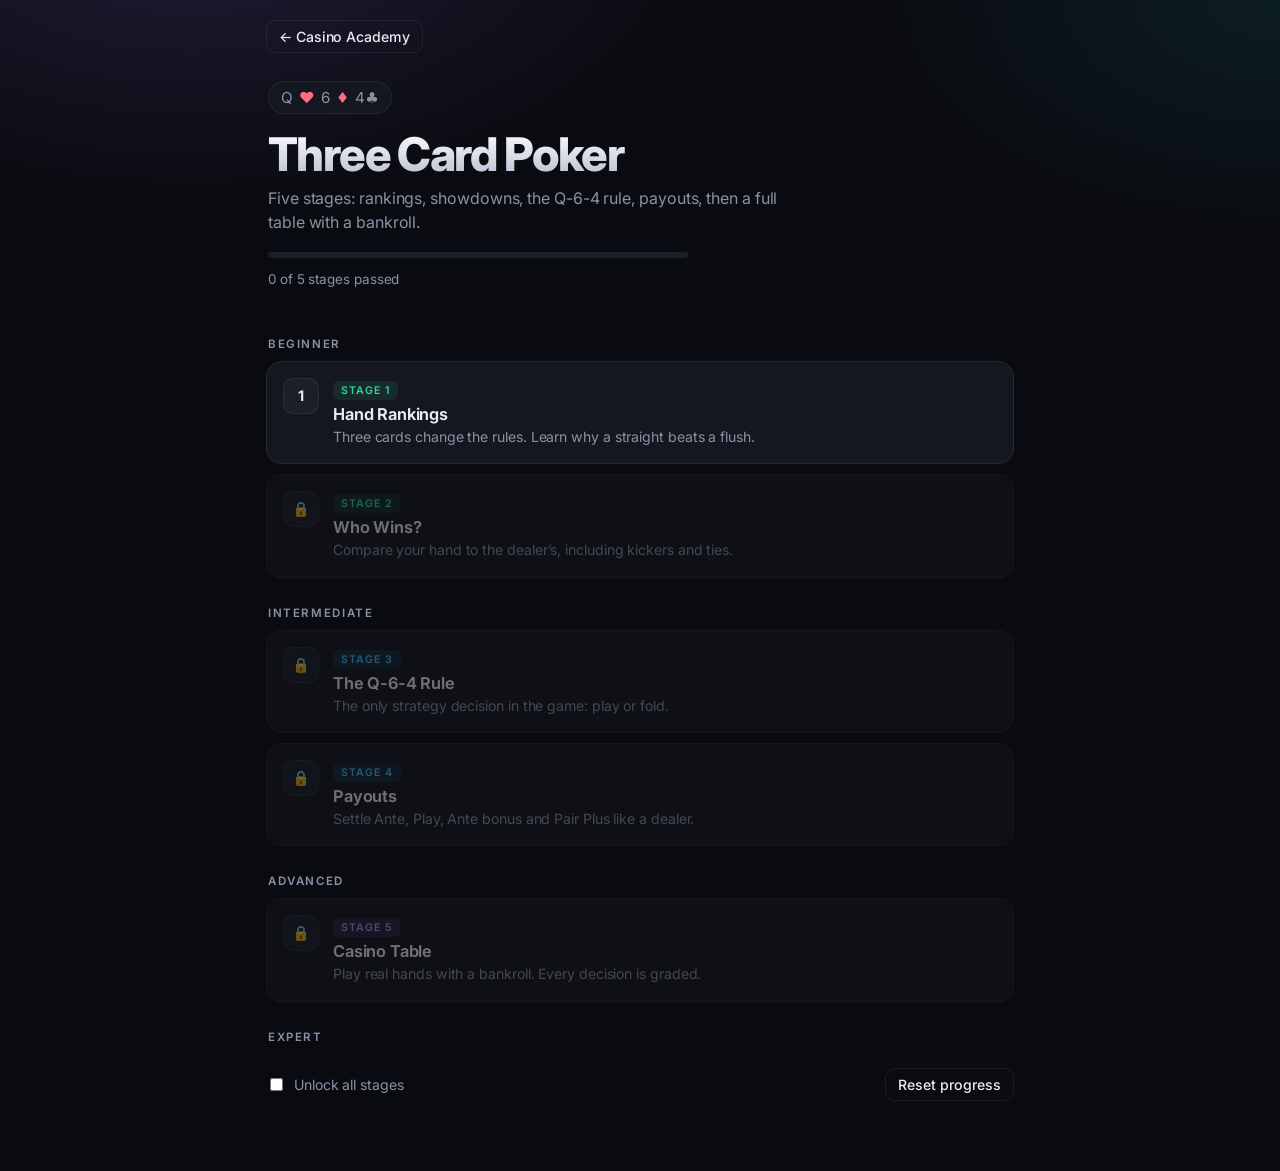
<file: games/threecard/index.html>
<!DOCTYPE html>
<html lang="en">
<head>
<meta charset="utf-8">
<meta name="viewport" content="width=device-width,initial-scale=1">
<title>Three Card Poker Trainer | Casino Academy</title>
<!-- share / SEO metadata -->
<meta name="description" content="Learn Three Card Poker in 5 stages: 3-card hand rankings, the Q-6-4 play/fold rule, Ante and Pair Plus payouts, and a full practice table.">
<meta name="theme-color" content="#07070c">
<link rel="canonical" href="https://casino.andrewyoung.space/games/threecard/">
<link rel="icon" href="../../img/hub/favicon.svg" type="image/svg+xml">
<link rel="apple-touch-icon" href="../../img/hub/apple-touch-icon.png">
<meta property="og:type" content="website">
<meta property="og:site_name" content="Casino Academy">
<meta property="og:title" content="Three Card Poker Trainer | Casino Academy">
<meta property="og:description" content="Learn Three Card Poker in 5 stages: 3-card hand rankings, the Q-6-4 play/fold rule, Ante and Pair Plus payouts, and a full practice table.">
<meta property="og:url" content="https://casino.andrewyoung.space/games/threecard/">
<meta property="og:image" content="https://casino.andrewyoung.space/img/threecard/og-image.png">
<meta property="og:image:width" content="1200">
<meta property="og:image:height" content="630">
<meta property="og:image:alt" content="Three Card Poker Trainer">
<meta property="og:locale" content="en_US">
<meta name="twitter:card" content="summary_large_image">
<meta name="twitter:title" content="Three Card Poker Trainer | Casino Academy">
<meta name="twitter:description" content="Learn Three Card Poker in 5 stages: 3-card hand rankings, the Q-6-4 play/fold rule, Ante and Pair Plus payouts, and a full practice table.">
<meta name="twitter:image" content="https://casino.andrewyoung.space/img/threecard/og-image.png">
<meta name="twitter:image:alt" content="Three Card Poker Trainer">
<!-- /metadata -->
<link rel="preconnect" href="https://fonts.googleapis.com"><link rel="preconnect" href="https://fonts.gstatic.com" crossorigin><link href="https://fonts.googleapis.com/css2?family=Inter:wght@400;500;600;650;700;800&display=swap" rel="stylesheet">
<link rel="stylesheet" href="../../css/shared/base.css">
<link rel="stylesheet" href="../../css/threecard/threecard.css">
</head>
<body>
<div class="wrap" id="app"></div>
<script src="../../js/shared/core.js"></script>
<script src="../../js/shared/progress.js"></script>
<script src="../../js/shared/academy.js"></script>
<script src="../../js/shared/poker.js"></script>
<script src="../../js/threecard/rules.js"></script>
<script src="../../js/threecard/stages.js"></script>
<script src="../../js/threecard/table-sim.js"></script>
<script src="../../js/threecard/app.js"></script>
</body>
</html>
</file>
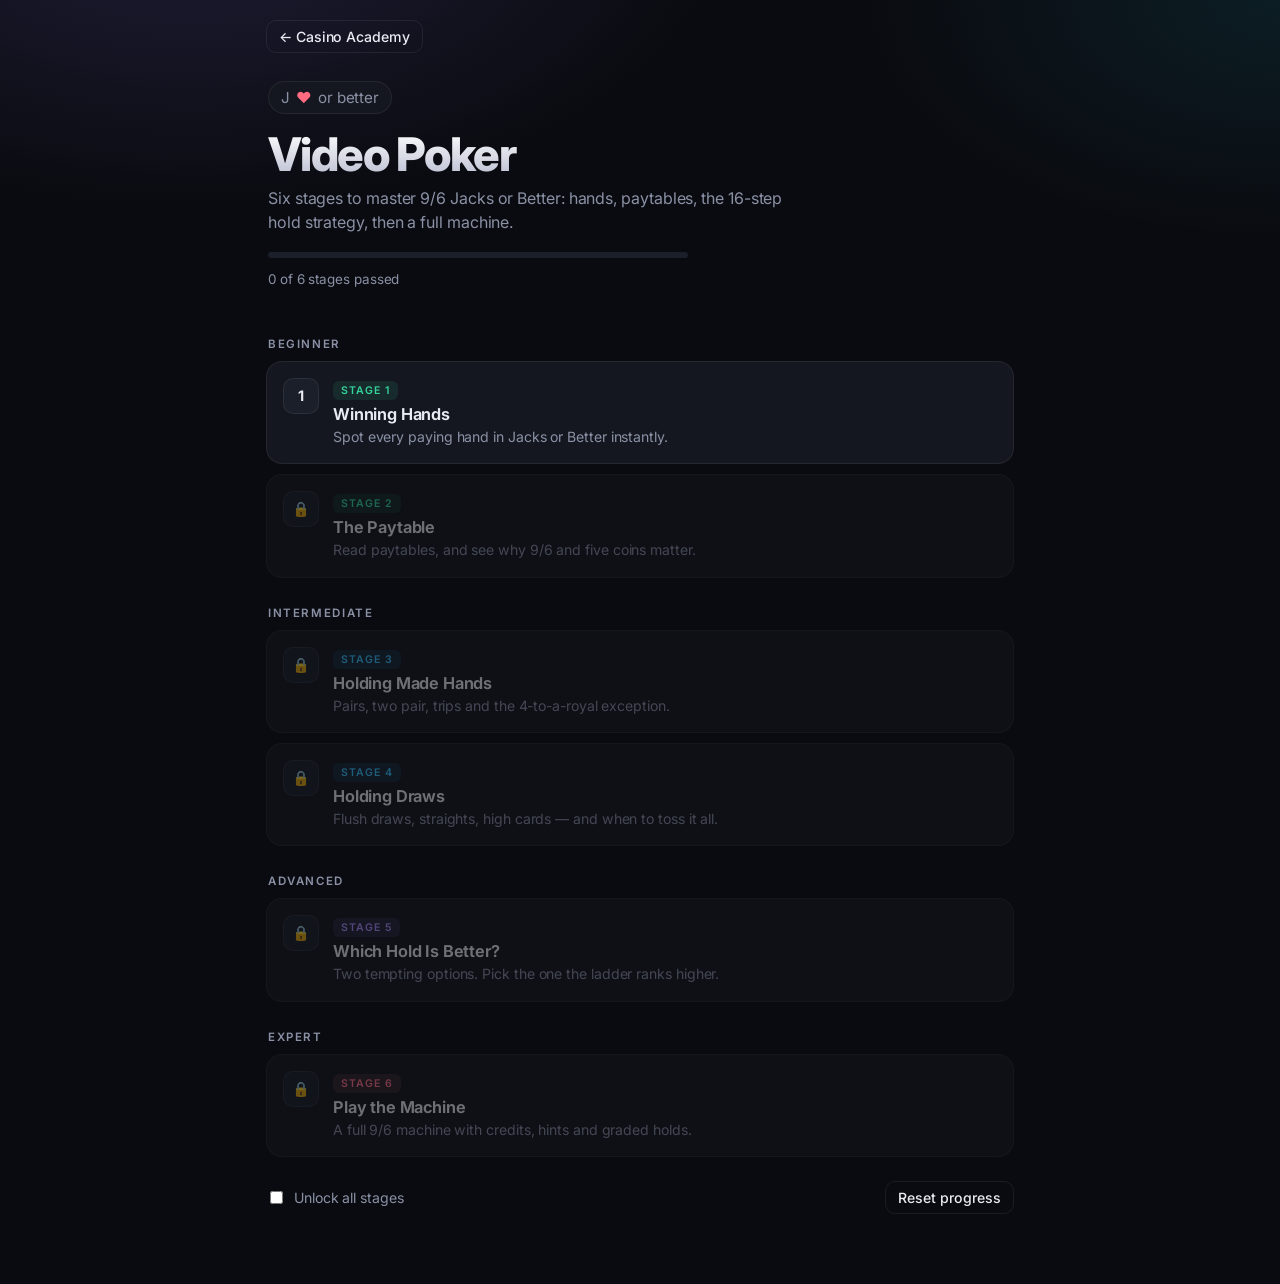
<file: games/videopoker/index.html>
<!DOCTYPE html>
<html lang="en">
<head>
<meta charset="utf-8">
<meta name="viewport" content="width=device-width,initial-scale=1">
<title>Video Poker Trainer: 9/6 Jacks or Better | Casino Academy</title>
<!-- share / SEO metadata -->
<meta name="description" content="Master 9/6 Jacks or Better video poker: paying hands, paytables, the 16-step hold strategy and a full machine that grades every hold.">
<meta name="theme-color" content="#07070c">
<link rel="canonical" href="https://casino.andrewyoung.space/games/videopoker/">
<link rel="icon" href="../../img/hub/favicon.svg" type="image/svg+xml">
<link rel="apple-touch-icon" href="../../img/hub/apple-touch-icon.png">
<meta property="og:type" content="website">
<meta property="og:site_name" content="Casino Academy">
<meta property="og:title" content="Video Poker Trainer: 9/6 Jacks or Better | Casino Academy">
<meta property="og:description" content="Master 9/6 Jacks or Better video poker: paying hands, paytables, the 16-step hold strategy and a full machine that grades every hold.">
<meta property="og:url" content="https://casino.andrewyoung.space/games/videopoker/">
<meta property="og:image" content="https://casino.andrewyoung.space/img/videopoker/og-image.png">
<meta property="og:image:width" content="1200">
<meta property="og:image:height" content="630">
<meta property="og:image:alt" content="Video Poker Trainer: 9/6 Jacks or Better">
<meta property="og:locale" content="en_US">
<meta name="twitter:card" content="summary_large_image">
<meta name="twitter:title" content="Video Poker Trainer: 9/6 Jacks or Better | Casino Academy">
<meta name="twitter:description" content="Master 9/6 Jacks or Better video poker: paying hands, paytables, the 16-step hold strategy and a full machine that grades every hold.">
<meta name="twitter:image" content="https://casino.andrewyoung.space/img/videopoker/og-image.png">
<meta name="twitter:image:alt" content="Video Poker Trainer: 9/6 Jacks or Better">
<!-- /metadata -->
<link rel="preconnect" href="https://fonts.googleapis.com"><link rel="preconnect" href="https://fonts.gstatic.com" crossorigin><link href="https://fonts.googleapis.com/css2?family=Inter:wght@400;500;600;650;700;800&display=swap" rel="stylesheet">
<link rel="stylesheet" href="../../css/shared/base.css">
<link rel="stylesheet" href="../../css/videopoker/videopoker.css">
</head>
<body>
<div class="wrap" id="app"></div>
<script src="../../js/shared/core.js"></script>
<script src="../../js/shared/progress.js"></script>
<script src="../../js/shared/academy.js"></script>
<script src="../../js/shared/poker.js"></script>
<script src="../../js/videopoker/strategy.js"></script>
<script src="../../js/videopoker/stages.js"></script>
<script src="../../js/videopoker/machine.js"></script>
<script src="../../js/videopoker/app.js"></script>
</body>
</html>
</file>
<file: css/main.css>
/* Casino Academy — hub / dashboard styles */

:root{--bg:#07070c;--panel:#12141c;--panel2:#1a1d28;--line:rgba(255,255,255,.08);--ink:#eef0f6;--muted:#8d94a8;--good:#34d399;--bad:#ff6b81}
*{box-sizing:border-box}
html{background:var(--bg)}
body{margin:0;font-family:Inter,system-ui,-apple-system,"Segoe UI",sans-serif;color:var(--ink);-webkit-font-smoothing:antialiased;overflow-x:hidden;min-height:100vh}
a{color:inherit}
button{font:inherit}
/* ---------- ambient background ---------- */
.bg{position:fixed;inset:0;z-index:-1;overflow:hidden;background:var(--bg)}
.blob{position:absolute;border-radius:50%;filter:blur(90px);opacity:.45;animation:drift 22s ease-in-out infinite alternate}
.b1{width:520px;height:520px;background:#7c3aed;top:-160px;left:-120px}
.b2{width:460px;height:460px;background:#06b6d4;top:20%;right:-160px;animation-duration:26s}
.b3{width:420px;height:420px;background:#e11d48;bottom:-180px;left:25%;animation-duration:30s;opacity:.3}
@keyframes drift{to{transform:translate(80px,60px) scale(1.15)}}
.grid-bg{position:absolute;inset:0;background-image:linear-gradient(rgba(255,255,255,.035) 1px,transparent 1px),linear-gradient(90deg,rgba(255,255,255,.035) 1px,transparent 1px);background-size:48px 48px;mask-image:radial-gradient(ellipse at 50% 0,#000 20%,transparent 75%);-webkit-mask-image:radial-gradient(ellipse at 50% 0,#000 20%,transparent 75%)}
.floaty{position:absolute;bottom:-60px;font-size:28px;opacity:.12;animation:rise linear infinite;user-select:none}
@keyframes rise{to{transform:translateY(-115vh) rotate(360deg)}}
/* ---------- ticker ---------- */
.ticker{border-bottom:1px solid var(--line);background:rgba(10,10,16,.7);backdrop-filter:blur(10px);-webkit-backdrop-filter:blur(10px);overflow:hidden;white-space:nowrap;font-size:.8rem;color:var(--muted);position:sticky;top:0;z-index:5}
.ticker-track{display:inline-block;padding:9px 0;animation:scroll 80s linear infinite}
.ticker span{margin:0 28px}.ticker b{color:#fde68a;font-weight:600}
@keyframes scroll{to{transform:translateX(-50%)}}
.wrap{max-width:1180px;margin:0 auto;padding:0 20px 80px}
/* ---------- hero ---------- */
.hero{position:relative;margin:34px 0 28px;padding:48px 28px 40px;border-radius:28px;background:linear-gradient(160deg,rgba(255,255,255,.06),rgba(255,255,255,.01));border:1px solid var(--line);overflow:hidden;text-align:center}
.bulbs{position:absolute;left:14px;right:14px;height:8px;display:flex;justify-content:space-between}
.bulbs.top{top:12px}.bulbs.bot{bottom:12px}
.bulbs i{width:6px;height:6px;border-radius:50%;background:#fbbf24;box-shadow:0 0 8px #fbbf24,0 0 16px #f59e0b;animation:blink 1.4s infinite}
@keyframes blink{50%{opacity:.15;box-shadow:none}}
.eyebrow{display:inline-flex;gap:8px;align-items:center;font-size:.75rem;font-weight:600;letter-spacing:.16em;text-transform:uppercase;color:#c4b5fd;padding:6px 14px;border-radius:99px;border:1px solid rgba(196,181,253,.3);background:rgba(124,58,237,.12)}
.eyebrow .dot{width:7px;height:7px;border-radius:50%;background:var(--good);box-shadow:0 0 10px var(--good);animation:pulse 1.8s infinite}
@keyframes pulse{50%{transform:scale(1.6);opacity:.5}}
.hero h1{font-size:clamp(2.6rem,9vw,5.6rem);font-weight:900;letter-spacing:-.05em;line-height:.95;margin:18px 0 14px;background:linear-gradient(90deg,#fff 0%,#fde68a 20%,#f472b6 40%,#a78bfa 60%,#22d3ee 80%,#fff 100%);background-size:250% 100%;-webkit-background-clip:text;background-clip:text;color:transparent;animation:shimmer 8s linear infinite}
@keyframes shimmer{to{background-position:-250% 0}}
.hero p{color:var(--muted);font-size:clamp(1rem,2.4vw,1.15rem);max-width:640px;margin:0 auto 26px;line-height:1.55}
.hero-cta{display:flex;gap:10px;justify-content:center;flex-wrap:wrap}
.btn{display:inline-flex;align-items:center;gap:8px;padding:12px 20px;border-radius:12px;border:1px solid var(--line);background:var(--panel2);color:var(--ink);text-decoration:none;font-weight:600;cursor:pointer;transition:transform .15s,background .15s,box-shadow .2s}
.btn:hover{transform:translateY(-2px);background:#232736}
.btn.primary{border:0;color:#0b0b12;background:linear-gradient(135deg,#fde68a,#f472b6 50%,#a78bfa);box-shadow:0 8px 30px rgba(244,114,182,.35)}
.btn.primary:hover{box-shadow:0 10px 40px rgba(244,114,182,.55)}
.hero-stats{display:flex;justify-content:center;gap:clamp(18px,5vw,56px);margin-top:34px;flex-wrap:wrap}
.hero-stats div{text-align:center}
.hero-stats b{display:block;font-size:1.9rem;font-weight:800;letter-spacing:-.03em}
.hero-stats small{color:var(--muted);font-size:.78rem;text-transform:uppercase;letter-spacing:.12em}
.hero-cards{position:absolute;inset:0;pointer-events:none}
.hero-cards .mc{position:absolute;opacity:.85;animation:bob 6s ease-in-out infinite}
@keyframes bob{50%{transform:translateY(-14px) rotate(var(--r2,0deg))}}
/* ---------- section headings ---------- */
.sec-h{display:flex;justify-content:space-between;align-items:end;gap:12px;flex-wrap:wrap;margin:44px 0 16px}
.sec-h h2{font-size:clamp(1.5rem,4vw,2rem);font-weight:800;letter-spacing:-.03em;margin:0}
.sec-h p{margin:4px 0 0;color:var(--muted)}
.filters{display:flex;gap:6px;flex-wrap:wrap}
.filters button{padding:8px 14px;border-radius:99px;border:1px solid var(--line);background:var(--panel);color:var(--muted);cursor:pointer;font-weight:500;font-size:.88rem;transition:all .15s}
.filters button.on,.filters button:hover{color:#0b0b12;background:#eef0f6;border-color:#eef0f6}
/* ---------- tiles ---------- */
.tiles{display:grid;grid-template-columns:repeat(auto-fill,minmax(260px,1fr));gap:18px;perspective:1200px}
.tile{position:relative;display:flex;flex-direction:column;text-decoration:none;border-radius:22px;background:var(--panel);border:1px solid var(--line);overflow:hidden;transform-style:preserve-3d;transform:rotateX(var(--rx,0)) rotateY(var(--ry,0));transition:transform .25s ease,box-shadow .3s,border-color .3s,opacity .35s;animation:enter .6s cubic-bezier(.2,.8,.2,1) both;animation-delay:var(--d,0s)}
@keyframes enter{from{opacity:0;transform:translateY(24px) scale(.97)}}
.tile:hover{box-shadow:0 20px 60px -10px var(--c1);border-color:color-mix(in srgb,var(--c1) 60%,transparent)}
.tile::before{content:"";position:absolute;inset:-1px;border-radius:inherit;padding:1px;background:conic-gradient(from var(--ang,0deg),transparent 0 60%,var(--c1),var(--c2),transparent 85%);-webkit-mask:linear-gradient(#000 0 0) content-box,linear-gradient(#000 0 0);-webkit-mask-composite:xor;mask-composite:exclude;opacity:0;transition:opacity .3s;animation:spinang 4s linear infinite;pointer-events:none}
.tile:hover::before{opacity:1}
@property --ang{syntax:'<angle>';initial-value:0deg;inherits:false}
@keyframes spinang{to{--ang:360deg}}
.tile.hide{display:none}
.art{position:relative;height:170px;display:grid;place-items:center;background:radial-gradient(120% 90% at 50% 0,color-mix(in srgb,var(--c1) 55%,transparent),transparent 70%),linear-gradient(160deg,color-mix(in srgb,var(--c2) 30%,#0c0d14),#0c0d14);overflow:hidden}
.art::after{content:"";position:absolute;inset:0;background:radial-gradient(circle at var(--gx,50%) var(--gy,0%),rgba(255,255,255,.22),transparent 45%);opacity:0;transition:opacity .3s}
.tile:hover .art::after{opacity:1}
.tbody{padding:16px 18px 18px;display:flex;flex-direction:column;gap:8px;flex:1}
.badges{display:flex;gap:6px;flex-wrap:wrap}
.badge{font-size:.66rem;font-weight:700;letter-spacing:.1em;text-transform:uppercase;padding:4px 8px;border-radius:6px;background:var(--panel2);color:var(--muted)}
.badge.live{color:#0b0b12;background:var(--good);box-shadow:0 0 18px rgba(52,211,153,.5)}
.badge.soon{color:#fde68a;background:rgba(253,230,138,.1)}
.tile h3{margin:2px 0 0;font-size:1.25rem;font-weight:800;letter-spacing:-.02em}
.tile p{margin:0;color:var(--muted);font-size:.9rem;line-height:1.45;flex:1}
.meta{display:flex;justify-content:space-between;gap:10px;padding-top:12px;margin-top:4px;border-top:1px solid var(--line);font-size:.75rem;color:var(--muted)}
.meta b{display:block;color:var(--ink);font-size:.95rem;margin-top:2px}
.pips{display:flex;gap:3px;margin-top:5px}.pips i{width:14px;height:5px;border-radius:3px;background:var(--panel2)}.pips i.on{background:linear-gradient(90deg,var(--c1),var(--c2))}
.tprog{margin-top:10px;font-size:.76rem;color:var(--muted)}
.tprog-top{display:flex;justify-content:space-between;align-items:center;margin-bottom:6px}
.tprog-top b{color:var(--ink);font-variant-numeric:tabular-nums}
.tprog-bar{height:6px;border-radius:99px;background:var(--panel2);overflow:hidden}
.tprog-bar div{height:100%;width:0;border-radius:inherit;background:linear-gradient(90deg,var(--c1),var(--c2));box-shadow:0 0 12px var(--c1);animation:grow 1.2s .4s cubic-bezier(.2,.8,.2,1) forwards}
@keyframes grow{to{width:var(--w)}}
.tprog.done .tprog-top span{color:#fde68a;font-weight:600}
.tprog.soon{opacity:.75}
.learn{display:inline-flex;align-items:center;gap:6px;font-weight:600;font-size:.85rem;color:var(--ink);margin-top:6px}
.learn span{transition:transform .2s}.tile:hover .learn span{transform:translateX(4px)}
/* ---------- mini cards / icons ---------- */
.mc{display:inline-flex;flex-direction:column;justify-content:space-between;width:46px;height:66px;padding:4px 5px;border-radius:7px;background:#fbfbfd;color:#111827;font-weight:800;font-size:15px;line-height:1;box-shadow:0 8px 20px rgba(0,0,0,.45)}
.mc.red{color:#e11d48}.mc .s{font-size:22px;align-self:center}
.mc.joker{background:linear-gradient(135deg,#fde68a,#f472b6);color:#111}
.mc.back{background:linear-gradient(135deg,#7c3aed,#06b6d4);box-shadow:0 0 0 3px #fbfbfd inset,0 8px 20px rgba(0,0,0,.45)}
.fan{position:relative;width:180px;height:100px}
.fan .mc{position:absolute;left:50%;bottom:4px;transform-origin:50% 120%;transform:translateX(-50%) rotate(var(--r));transition:transform .45s cubic-bezier(.2,.8,.2,1)}
.tile:hover .fan .mc{transform:translateX(calc(-50% + var(--x,0px))) rotate(calc(var(--r) * 1.6)) translateY(-6px)}
.chip{position:absolute;width:40px;height:40px;border-radius:50%;border:5px dashed rgba(255,255,255,.85);box-shadow:0 6px 14px rgba(0,0,0,.5),inset 0 0 0 6px rgba(0,0,0,.15);transition:transform .4s}
.tile:hover .chip{transform:translateY(-8px) rotate(90deg)}
.wheel{width:132px;height:132px;animation:spin 18s linear infinite;filter:drop-shadow(0 10px 22px rgba(0,0,0,.55))}
.tile:hover .wheel{animation-duration:2.2s}
@keyframes spin{to{transform:rotate(360deg)}}
.dice{display:flex;gap:16px}
.die{width:58px;height:58px;border-radius:12px;background:linear-gradient(145deg,#fff,#e5e7eb);box-shadow:0 10px 22px rgba(0,0,0,.5),inset 0 -4px 0 rgba(0,0,0,.08);display:grid;grid-template-columns:repeat(3,1fr);grid-template-rows:repeat(3,1fr);padding:8px;gap:2px}
.die i{width:10px;height:10px;border-radius:50%;background:#dc2626;place-self:center;visibility:hidden}
.die i.v{visibility:visible}
.die:nth-child(2){transform:rotate(14deg)}.die:first-child{transform:rotate(-10deg)}
.tile:hover .die{animation:tumble .7s cubic-bezier(.3,.7,.3,1)}
@keyframes tumble{0%{transform:translateY(-30px) rotate(-200deg)}60%{transform:translateY(4px) rotate(10deg)}100%{transform:translateY(0) rotate(0)}}
.screen{width:190px;padding:10px 10px 8px;border-radius:12px;background:#0b1020;border:2px solid color-mix(in srgb,var(--c1) 70%,#fff);box-shadow:0 0 30px color-mix(in srgb,var(--c1) 60%,transparent),inset 0 0 20px rgba(0,0,0,.6)}
.screen .row{display:flex;gap:4px;justify-content:center}
.screen .mc{width:31px;height:44px;font-size:11px;padding:3px}.screen .mc .s{font-size:14px}
.screen .holds{display:flex;gap:4px;justify-content:center;margin-top:5px}
.screen .holds span{width:31px;text-align:center;font-size:8px;font-weight:800;letter-spacing:.05em;color:#fde68a;opacity:0;text-shadow:0 0 6px #fbbf24}
.screen .holds span.h{opacity:1;animation:blink 1s infinite}
.screen .pay{text-align:center;font-size:9px;font-weight:800;color:#f472b6;letter-spacing:.12em;margin-bottom:5px}
/* ---------- odds chart ---------- */
.odds{background:var(--panel);border:1px solid var(--line);border-radius:22px;padding:22px}
.bar-row{display:grid;grid-template-columns:minmax(120px,210px) 1fr 62px;gap:12px;align-items:center;margin:9px 0;font-size:.88rem}
.bar-row .lab{color:var(--muted);white-space:nowrap;overflow:hidden;text-overflow:ellipsis}
.bar-row .lab b{color:var(--ink);font-weight:600}
.track{height:12px;background:var(--panel2);border-radius:99px;overflow:hidden}
.fill{height:100%;width:0;border-radius:99px;transition:width 1.3s cubic-bezier(.2,.8,.2,1)}
.bar-row .v{text-align:right;font-weight:700;font-variant-numeric:tabular-nums}
.legend{display:flex;gap:14px;flex-wrap:wrap;font-size:.78rem;color:var(--muted);margin-top:14px}
.legend i{display:inline-block;width:10px;height:10px;border-radius:3px;margin-right:5px;vertical-align:-1px}
/* ---------- learning path ---------- */
.path{display:grid;grid-template-columns:repeat(auto-fit,minmax(220px,1fr));gap:14px}
.step{background:var(--panel);border:1px solid var(--line);border-radius:18px;padding:18px;position:relative;overflow:hidden}
.step .n{font-size:3rem;font-weight:900;letter-spacing:-.05em;position:absolute;right:14px;top:4px;opacity:.08}
.step h4{margin:0 0 6px;font-size:1.02rem}
.step p{margin:0;color:var(--muted);font-size:.88rem;line-height:1.5}
.step .ic{font-size:1.4rem;margin-bottom:8px;display:block}
footer{margin-top:50px;padding-top:22px;border-top:1px solid var(--line);color:var(--muted);font-size:.82rem;line-height:1.6;text-align:center}
/* ---------- rules sheet ---------- */
.sheet{position:fixed;inset:0;z-index:20;display:flex;align-items:flex-end;justify-content:center;background:rgba(3,3,8,.6);backdrop-filter:blur(8px);-webkit-backdrop-filter:blur(8px);opacity:0;pointer-events:none;transition:opacity .25s}
.sheet.open{opacity:1;pointer-events:auto}
.panel{width:min(880px,100%);max-height:92vh;display:flex;flex-direction:column;background:#0f1118;border:1px solid var(--line);border-bottom:0;border-radius:26px 26px 0 0;overflow:hidden;transform:translateY(40px);transition:transform .35s cubic-bezier(.2,.8,.2,1);box-shadow:0 -20px 80px rgba(0,0,0,.6)}
.sheet.open .panel{transform:none}
@media(min-width:760px){.sheet{align-items:center}.panel{border-radius:26px;border-bottom:1px solid var(--line);max-height:88vh}}
.phead{position:relative;padding:26px 24px 18px;background:radial-gradient(100% 140% at 0 0,color-mix(in srgb,var(--c1) 55%,transparent),transparent 60%),radial-gradient(90% 120% at 100% 0,color-mix(in srgb,var(--c2) 40%,transparent),transparent 60%);display:flex;gap:18px;align-items:center}
.phead .ico{flex:none;transform:scale(.62);transform-origin:left center;width:120px;height:80px;display:grid;place-items:center}
.phead h2{margin:0;font-size:clamp(1.6rem,5vw,2.3rem);font-weight:900;letter-spacing:-.04em}
.phead p{margin:4px 0 0;color:#d6d9e4;opacity:.85}
.close{position:absolute;top:14px;right:14px;width:38px;height:38px;border-radius:50%;border:1px solid var(--line);background:rgba(0,0,0,.35);color:var(--ink);font-size:1.3rem;cursor:pointer;display:grid;place-items:center}
.close:hover{background:rgba(255,255,255,.12)}
.ptabs{display:flex;gap:4px;padding:0 18px;border-bottom:1px solid var(--line);overflow-x:auto;scrollbar-width:none}
.ptabs button{background:none;border:0;color:var(--muted);padding:12px 12px;cursor:pointer;font-weight:600;font-size:.9rem;white-space:nowrap;border-bottom:2px solid transparent}
.ptabs button.on{color:var(--ink);border-bottom-color:var(--c1)}
.pbody{padding:20px 24px 26px;overflow-y:auto;line-height:1.65;font-size:.96rem}
.pbody h4{margin:18px 0 6px;font-size:1rem}
.pbody h4:first-child{margin-top:0}
.pbody ol,.pbody ul{padding-left:20px;margin:6px 0}
.pbody li{margin:5px 0}
.pbody li::marker{color:var(--c1);font-weight:700}
.pbody table{width:100%;border-collapse:separate;border-spacing:0;border:1px solid var(--line);border-radius:12px;overflow:hidden;font-size:.9rem;margin:8px 0}
.pbody th,.pbody td{padding:8px 10px;border-bottom:1px solid var(--line);text-align:left}
.pbody tr:last-child td{border-bottom:0}
.pbody th{background:var(--panel2);color:var(--muted);font-size:.78rem;text-transform:uppercase;letter-spacing:.06em}
.pbody td.n{text-align:right;font-weight:700;font-variant-numeric:tabular-nums;white-space:nowrap}
.callout{border:1px solid color-mix(in srgb,var(--c1) 45%,transparent);background:color-mix(in srgb,var(--c1) 10%,transparent);border-radius:12px;padding:12px 14px;margin:12px 0}
.kpis{display:grid;grid-template-columns:repeat(auto-fit,minmax(140px,1fr));gap:10px;margin:4px 0 14px}
.kpi{background:var(--panel);border:1px solid var(--line);border-radius:12px;padding:10px 12px}
.kpi small{color:var(--muted);font-size:.72rem;text-transform:uppercase;letter-spacing:.08em}
.kpi b{display:block;font-size:1.1rem;margin-top:2px}
.ranks .mcs{display:flex;gap:3px}
.ranks .mc{width:26px;height:36px;font-size:10px;padding:2px 3px;border-radius:4px;box-shadow:0 2px 6px rgba(0,0,0,.4)}
.ranks .mc .s{font-size:12px}
.pfoot{padding:14px 24px;border-top:1px solid var(--line);display:flex;justify-content:space-between;align-items:center;gap:10px;flex-wrap:wrap;background:#0c0e14}
.pfoot small{color:var(--muted)}
@media (prefers-reduced-motion:reduce){*,*::before,*::after{animation:none!important;transition:none!important}}

/* slots tile */
.slotico{position:relative;width:170px;padding:8px 10px 10px;border-radius:16px;background:linear-gradient(180deg,#3a0b10,#14030a);border:2px solid #f5c451;box-shadow:0 0 26px color-mix(in srgb,var(--c1) 55%,transparent),inset 0 0 14px rgba(0,0,0,.6)}
.sm-top{text-align:center;font-weight:900;font-size:13px;letter-spacing:.3em;color:#fde68a;text-shadow:0 0 8px #f59e0b;margin-bottom:5px}
.sm-win{display:flex;gap:4px;padding:4px;border-radius:10px;background:#05040a}
.sw{flex:1;height:44px;overflow:hidden;border-radius:6px;background:linear-gradient(180deg,#cfc7b5,#fffdf6 35%,#fffdf6 65%,#cfc7b5)}
.ss{display:flex;flex-direction:column;animation:sreel 3.6s cubic-bezier(.6,0,.4,1) infinite}
.ss i{height:44px;display:grid;place-items:center;font-style:normal;font-size:24px;font-weight:900;color:#e11d48;font-family:Georgia,serif}
@keyframes sreel{0%,18%{transform:translateY(0)}50%,68%{transform:translateY(-264px)}100%{transform:translateY(-264px)}}
.tile:hover .ss{animation-duration:1.1s}
.sm-lever{position:absolute;right:-12px;top:18px;width:6px;height:40px;border-radius:3px;background:linear-gradient(90deg,#9ca3af,#e5e7eb);transform-origin:bottom}
.sm-lever::before{content:"";position:absolute;top:-10px;left:-5px;width:16px;height:16px;border-radius:50%;background:radial-gradient(circle at 35% 30%,#fecaca,#dc2626)}
.tile:hover .sm-lever{animation:lever .6s ease-in-out}
@keyframes lever{50%{transform:scaleY(-.6)}}
</file>
<file: css/shared/base.css>
/* Shared — design tokens, layout, buttons, tabs, lessons, quiz runner and playing cards.
   Used by every game trainer. Game-specific styles go in css/<game>/<game>.css */
:root{--accent:#8b7cff;--accent2:#22d3ee;--ink:#e9ebf2;--muted:#8a91a5;--bad:#ff6b81;--good:#34d399;--panel:#14171f;--panel2:#1b1f2a;--line:rgba(255,255,255,.07);--grad:linear-gradient(135deg,#8b7cff,#22d3ee)}
*{box-sizing:border-box}
html,body{margin:0}
html{background:#0a0b10}
body{font-family:Inter,system-ui,-apple-system,"Segoe UI",Roboto,sans-serif;color:var(--ink);background:radial-gradient(900px 500px at 15% -10%,rgba(139,124,255,.16),transparent 60%),radial-gradient(700px 400px at 100% 0,rgba(34,211,238,.09),transparent 60%),#0a0b10;background-attachment:fixed;min-height:100vh;-webkit-tap-highlight-color:transparent;-webkit-font-smoothing:antialiased;letter-spacing:-.005em}
a{color:var(--accent)}
.wrap{max-width:780px;margin:0 auto;padding:14px 16px 70px}
.hero{text-align:left;padding:28px 2px 8px}
.logo{display:inline-flex;gap:6px;font-size:.95rem;padding:6px 12px;border:1px solid var(--line);border-radius:99px;background:var(--panel);color:var(--muted)}.logo .r{color:var(--bad)}
h1{font-weight:800;font-size:clamp(2rem,7vw,2.9rem);letter-spacing:-.035em;margin:.35em 0 .15em;background:linear-gradient(180deg,#fff,#b9bdd0);-webkit-background-clip:text;background-clip:text;color:transparent;line-height:1.05}
.sub{color:var(--muted);margin:0 0 18px;max-width:520px;line-height:1.5}
.pbar{height:6px;background:var(--panel2);border-radius:99px;overflow:hidden;max-width:420px}
.pbar div{height:100%;background:var(--grad);transition:width .4s}
.small{font-size:.84rem;color:var(--muted)}
.group-h{color:var(--muted);margin:28px 2px 10px;font-size:.72rem;font-weight:600;letter-spacing:.14em;text-transform:uppercase}
.stage{display:flex;gap:14px;align-items:flex-start;background:var(--panel);border:1px solid var(--line);border-radius:16px;padding:16px;color:inherit;text-decoration:none;margin-bottom:10px;transition:transform .15s,border-color .15s,background .15s}
.stage:hover{transform:translateY(-1px);border-color:rgba(139,124,255,.45);background:#161a23}
.stage.locked{opacity:.45}
.num{width:36px;height:36px;border-radius:10px;background:var(--panel2);border:1px solid var(--line);display:grid;place-items:center;font-weight:700;flex:none;color:var(--ink);font-size:.9rem}
.stage.passed .num{background:var(--grad);color:#0a0b10;border:0}
.stage h3{margin:4px 0 3px;font-size:1.02rem;font-weight:650;letter-spacing:-.01em}
.stage p{margin:0;color:var(--muted);font-size:.88rem;line-height:1.45}
.best{font-size:.76rem;color:var(--accent2);margin-top:6px;font-weight:500}
.lvl{display:inline-block;font-size:.66rem;font-weight:600;text-transform:uppercase;letter-spacing:.1em;padding:3px 8px;border-radius:6px;background:var(--panel2);color:var(--muted)}
.lvl.beginner{color:#34d399;background:rgba(52,211,153,.1)}.lvl.intermediate{color:#38bdf8;background:rgba(56,189,248,.1)}.lvl.advanced{color:#a78bfa;background:rgba(167,139,250,.12)}.lvl.expert{color:#fb7185;background:rgba(251,113,133,.12)}
.btn{font:inherit;font-weight:500;border:1px solid var(--line);background:var(--panel2);color:var(--ink);padding:10px 16px;border-radius:10px;cursor:pointer;text-decoration:none;display:inline-flex;align-items:center;gap:6px;justify-content:center;transition:background .15s,border-color .15s,transform .1s}
.btn:hover:not(:disabled){background:#232836;border-color:rgba(255,255,255,.14)}
.btn:active:not(:disabled){transform:scale(.98)}
.btn:disabled{opacity:.35;cursor:default}
.btn.primary{background:var(--grad);color:#0a0b10;border:0;font-weight:650}
.btn.primary:hover:not(:disabled){filter:brightness(1.08);background:var(--grad)}
.btn.ghost{background:transparent}
.btn.sm{padding:7px 12px;font-size:.88rem}
.topbar{display:flex;justify-content:space-between;align-items:center;gap:8px;margin-top:6px}
.stitle{font-weight:800;font-size:2rem;letter-spacing:-.03em;margin:18px 0 4px}
.tabs{display:flex;gap:2px;margin:12px 0 16px;background:var(--panel);border:1px solid var(--line);padding:3px;border-radius:12px;width:max-content}
.tabs button{font:inherit;font-weight:500;background:none;border:0;color:var(--muted);padding:8px 20px;border-radius:9px;cursor:pointer}
.tabs button.on{background:var(--panel2);color:var(--ink);box-shadow:0 1px 0 rgba(255,255,255,.06) inset,0 2px 8px rgba(0,0,0,.3)}
.lesson{background:var(--panel);border:1px solid var(--line);border-radius:16px;padding:6px 20px 16px;line-height:1.65;margin-bottom:16px}
.lesson h3{color:var(--ink);margin:18px 0 4px;font-size:1rem;font-weight:650}
.lesson ul{padding-left:20px}.lesson li{margin:3px 0}
.lesson b{color:#fff}
.lesson table{border-collapse:separate;border-spacing:0;margin:10px 0;width:100%;font-size:.88rem;border:1px solid var(--line);border-radius:10px;overflow:hidden}
.lesson th,.lesson td{border-bottom:1px solid var(--line);padding:6px;text-align:center}
.lesson tr:last-child td{border-bottom:0}
.lesson th{background:var(--panel2);color:var(--muted);font-weight:600;font-size:.8rem}
.tip{background:rgba(139,124,255,.08);border:1px solid rgba(139,124,255,.25);padding:10px 14px;border-radius:10px;margin:12px 0}
.chain{font-family:ui-monospace,"SF Mono",Menlo,monospace;font-size:.88rem;background:var(--panel2);padding:10px 12px;border-radius:10px;overflow-x:auto;white-space:nowrap}
.hud{display:flex;justify-content:space-between;color:var(--muted);font-size:.85rem}
.prog{height:4px;background:var(--panel2);border-radius:99px;margin:8px 0 12px;overflow:hidden}
.prog div{height:100%;background:var(--grad);transition:width .3s;width:0}
.area{background:var(--panel);border:1px solid var(--line);border-radius:18px;padding:16px;text-align:center}
.flash{min-height:184px;display:flex;align-items:center;justify-content:center;flex-wrap:wrap}
.ask{color:var(--muted);margin:12px 0}
.info{font-size:1rem;margin:4px 0 8px;color:var(--muted)}.info b{color:var(--ink);font-size:1.3em;font-weight:700}
.info.big{font-size:1.2rem}
.choices{display:flex;flex-wrap:wrap;gap:8px;justify-content:center}
.choice{min-width:76px;font-size:1.05rem;font-weight:650;padding:12px 16px}
.choice.right{background:rgba(52,211,153,.18)!important;border-color:var(--good)!important;color:#a7f3d0;opacity:1!important}
.choice.wrong{background:rgba(255,107,129,.16)!important;border-color:var(--bad)!important;color:#fecdd3;opacity:1!important}
.kbd{font-size:.62rem;opacity:.5;border:1px solid currentColor;border-radius:4px;padding:0 4px;font-weight:500}
@media (hover:none){.kbd{display:none}}
.fb{margin-top:12px;text-align:center}
.verdict{padding:12px 14px;border-radius:12px;margin-bottom:10px;text-align:left;line-height:1.5;border:1px solid}
.verdict.ok{background:rgba(52,211,153,.08);border-color:rgba(52,211,153,.3)}.verdict.no{background:rgba(255,107,129,.08);border-color:rgba(255,107,129,.3)}
.verdict.ok>b:first-child{color:var(--good)}.verdict.no>b:first-child{color:var(--bad)}
.numform{display:flex;gap:10px;justify-content:center;flex-wrap:wrap;align-items:center}
.numwrap{display:inline-flex;align-items:center;gap:4px}
.pm{font:inherit;width:42px;height:46px;border-radius:10px;border:1px solid var(--line);background:var(--panel2);color:var(--ink);font-size:1.15rem;cursor:pointer}
.pm:hover{background:#232836}
.numwrap input{width:80px;height:46px;text-align:center;font:inherit;font-size:1.3rem;font-weight:700;border-radius:10px;border:1px solid rgba(139,124,255,.5);background:#0e1016;color:var(--ink);outline:none}
.numwrap input:focus{border-color:var(--accent);box-shadow:0 0 0 3px rgba(139,124,255,.2)}
.qmark{font-size:4.5rem;font-weight:800;background:var(--grad);-webkit-background-clip:text;background-clip:text;color:transparent}
.pos{color:var(--good)}.neg{color:var(--bad)}
.result{text-align:center;background:var(--panel);border:1px solid var(--line);border-radius:18px;padding:28px}
.result .big{font-size:3.6rem;font-weight:800;letter-spacing:-.04em;background:var(--grad);-webkit-background-clip:text;background-clip:text;color:transparent}
.result .row{display:flex;gap:10px;justify-content:center;flex-wrap:wrap}
.mini-table{display:flex;gap:28px;justify-content:center;flex-wrap:wrap;margin:6px 0}
.lbl{font-size:.7rem;color:var(--muted);margin-bottom:4px;text-transform:uppercase;letter-spacing:.1em;font-weight:600}
.hand{display:flex;justify-content:center;flex-wrap:wrap}
.settings{display:flex;flex-wrap:wrap;gap:12px;margin-bottom:12px}
.settings label{display:flex;flex-direction:column;font-size:.75rem;color:var(--muted);gap:4px;font-weight:500}
select{font:inherit;padding:8px 10px;border-radius:10px;background:var(--panel);color:var(--ink);border:1px solid var(--line)}
.goal{font-size:.84rem;color:var(--muted);margin-bottom:10px}
.locked-msg{background:var(--panel);border:1px solid var(--line);padding:18px;border-radius:14px;line-height:1.5}
.foot{display:flex;justify-content:space-between;align-items:center;margin-top:24px;flex-wrap:wrap;gap:10px;color:var(--muted);font-size:.88rem}
.tog{display:inline-flex;gap:8px;align-items:center;cursor:pointer}
.tog input{accent-color:var(--accent)}
.meter{height:3px;background:var(--panel2);border-radius:99px;overflow:hidden;max-width:300px;margin:8px auto}
.meter div{height:100%;background:var(--grad);width:0}
/* ---------- playing cards (cardHTML / backHTML) ---------- */
.card{width:58px;height:82px;border-radius:8px;background:#fafbfc;color:#111827;position:relative;box-shadow:0 1px 0 rgba(255,255,255,.6) inset,0 6px 16px rgba(0,0,0,.45);display:inline-block;margin:3px;font-weight:700;flex:none;vertical-align:middle}
.card .tl{position:absolute;top:5px;left:6px;font-size:13px;line-height:1.05;text-align:center}
.card .br{position:absolute;bottom:5px;right:6px;font-size:13px;line-height:1.05;text-align:center;transform:rotate(180deg)}
.card .mid{position:absolute;inset:0;display:flex;align-items:center;justify-content:center;font-size:28px}
.card.red{color:#e11d48}
.card.big{width:118px;height:166px;border-radius:14px;margin:6px}
.card.big .tl,.card.big .br{font-size:24px}.card.big .tl{top:8px;left:10px}.card.big .br{bottom:8px;right:10px}.card.big .mid{font-size:58px}
.card.sm{width:42px;height:60px;border-radius:6px;margin:2px}
.card.sm .tl{font-size:11px;top:3px;left:4px}.card.sm .br{display:none}.card.sm .mid{font-size:19px;padding-top:10px}
.card.back{background:linear-gradient(135deg,#6d5dfc,#1fb6d6);box-shadow:0 0 0 3px #fafbfc inset,0 6px 16px rgba(0,0,0,.45)}
.card.back::after{content:"";position:absolute;inset:8px;border-radius:4px;background:repeating-linear-gradient(45deg,rgba(255,255,255,.12) 0 2px,transparent 2px 7px)}
.deal{animation:pop .18s cubic-bezier(.2,.8,.3,1)}
@keyframes pop{from{transform:scale(.9) translateY(-6px);opacity:0}}

.card.joker{background:linear-gradient(135deg,#fde68a,#f472b6);color:#111827}

/* ---------- shared table layout (felt, seats, chips, action buttons, stats) ---------- */
.felt{background:radial-gradient(600px 260px at 50% 0,rgba(139,124,255,.14),transparent 70%),var(--panel);border:1px solid var(--line);border-radius:22px;padding:14px;box-shadow:0 20px 60px rgba(0,0,0,.35)}
.shoebar{display:flex;align-items:center;justify-content:space-between;gap:8px;font-size:.8rem;color:var(--muted)}
.cnt{background:var(--panel2);border:1px solid var(--line);padding:5px 10px;border-radius:8px;color:var(--accent2);font-weight:600;font-variant-numeric:tabular-nums}
.cnt.hide{visibility:hidden}
.seat{margin:8px 0;text-align:center}
.others{display:flex;justify-content:center;gap:14px;flex-wrap:wrap;opacity:.9}
.you{display:flex;justify-content:center;flex-wrap:wrap;gap:6px}
.yh{padding:6px 10px;border-radius:14px;border:1px solid transparent}
.yh.act{border-color:rgba(139,124,255,.6);background:rgba(139,124,255,.08)}
.msg{text-align:center;min-height:1.3em;font-weight:600;margin-top:4px}
.fbline{text-align:center;font-size:.88rem;min-height:1.2em;margin:4px 0;line-height:1.45}
.fbline .ok{color:var(--good)}.fbline .no{color:var(--bad)}
.controls{text-align:center;margin-top:10px}
.chips{display:flex;flex-wrap:wrap;gap:8px;justify-content:center;align-items:center}
.chip-btn{width:56px;height:56px;border-radius:50%;border:1px solid var(--line);background:var(--panel2);color:var(--ink);font:inherit;font-weight:700;cursor:pointer;display:flex;flex-direction:column;align-items:center;justify-content:center;line-height:1.1;transition:transform .12s,border-color .15s,box-shadow .15s}
.chip-btn:hover{transform:translateY(-2px);border-color:var(--accent);box-shadow:0 0 0 3px rgba(139,124,255,.18)}
.chip-btn small{font-size:.6rem;font-weight:500;color:var(--muted)}
.acts{display:flex;gap:8px;justify-content:center;flex-wrap:wrap}
.acts .btn{min-width:84px;font-weight:600}
.stats{display:grid;grid-template-columns:repeat(auto-fit,minmax(110px,1fr));gap:8px;margin-top:12px}
.stat{background:var(--panel);border:1px solid var(--line);border-radius:12px;padding:10px;text-align:center;font-size:.74rem;color:var(--muted)}
.stat b{display:block;font-size:1.2rem;color:var(--ink);font-variant-numeric:tabular-nums}
.row2{display:flex;gap:16px;justify-content:center;flex-wrap:wrap;margin:8px 0}
.row2 label{display:flex;flex-direction:column;align-items:center;gap:6px;font-size:.8rem;color:var(--muted)}
</file>
<file: css/baccarat/baccarat.css>
/* Baccarat — bet spots, third-card styling and the bead road. Loads after css/shared/base.css */
.felt.bac{background:radial-gradient(600px 260px at 50% 0,rgba(234,179,8,.14),transparent 70%),var(--panel)}
.bac-hands{display:flex;justify-content:center;gap:clamp(12px,6vw,48px);flex-wrap:wrap}
.card.side{transform:rotate(90deg);margin:3px 14px}
.bets{display:flex;gap:8px;justify-content:center;flex-wrap:wrap}
.betspot{position:relative;min-width:96px;padding:12px 10px;border-radius:14px;border:2px dashed var(--line);background:rgba(0,0,0,.2);color:var(--ink);font:inherit;cursor:pointer;display:flex;flex-direction:column;align-items:center;gap:2px;transition:border-color .15s,background .15s,transform .1s}
.betspot small{color:var(--muted);font-size:.72rem}
.betspot.P{--bc:#38bdf8}.betspot.B{--bc:#f43f5e}.betspot.T{--bc:#34d399}
.betspot:hover{border-color:var(--bc)}
.betspot.on{border-style:solid;border-color:var(--bc);background:color-mix(in srgb,var(--bc) 14%,transparent)}
.betspot .stake{position:absolute;top:-10px;right:-8px;background:#eab308;color:#111;font-size:.72rem;font-weight:800;border-radius:99px;padding:2px 7px;box-shadow:0 2px 6px rgba(0,0,0,.4)}
.road-wrap{margin-top:12px;background:var(--panel);border:1px solid var(--line);border-radius:14px;padding:10px 12px;overflow-x:auto}
.road{display:flex;gap:3px;min-height:132px}
.rcol{display:flex;flex-direction:column;gap:3px}
.bead{width:19px;height:19px;border-radius:50%;display:grid;place-items:center;font-size:.6rem;font-weight:800;color:#fff;animation:pop .2s}
.bead.B{background:#e11d48}.bead.P{background:#0284c7}.bead.T{background:#059669}
</file>
<file: css/blackjack/blackjack.css>
/* Blackjack — strategy chart, count tally and the Casino Floor table. Loads after css/shared/base.css */
.chart-wrap{overflow-x:auto}
.lesson .chart td,.lesson .chart th{padding:4px 2px;font-size:.72rem;font-weight:700;min-width:26px;border-bottom:1px solid rgba(0,0,0,.25)}
.lesson .chart th:first-child,.lesson .chart td:first-child{text-align:left;padding-left:8px;white-space:nowrap;background:var(--panel2);font-weight:500;color:var(--muted)}
.aH{background:rgba(255,107,129,.22);color:#ff9aab}.aS{background:rgba(250,204,21,.18);color:#fde68a}.aD{background:rgba(52,211,153,.2);color:#6ee7b7}.aP{background:rgba(56,189,248,.2);color:#7dd3fc}
.legend span{display:inline-block;padding:2px 9px;border-radius:6px;margin-right:6px;font-size:.78rem;font-weight:600}
.tally{display:flex;flex-wrap:wrap;gap:3px;justify-content:center}
.tcell{display:flex;flex-direction:column;align-items:center;font-weight:700;font-size:.82rem}
</file>
<file: css/craps/craps.css>
/* Craps — dice, puck, betting spots. Loads after css/shared/base.css */
.dice{display:flex;gap:16px;justify-content:center}
.die{width:46px;height:46px;border-radius:10px;background:linear-gradient(145deg,#fff,#e5e7eb);box-shadow:0 8px 18px rgba(0,0,0,.5),inset 0 -3px 0 rgba(0,0,0,.08);display:grid;grid-template-columns:repeat(3,1fr);grid-template-rows:repeat(3,1fr);padding:6px;gap:2px}
.die.big{width:68px;height:68px;border-radius:14px;padding:10px}
.die i{width:8px;height:8px;border-radius:50%;background:#dc2626;place-self:center;visibility:hidden}
.die.big i{width:11px;height:11px}
.die i.v{visibility:visible}
.die.tumble{animation:tumble .6s cubic-bezier(.3,.7,.3,1)}
.die.tumble:nth-child(2){animation-delay:.06s}
.die.rolling{animation:shake .15s linear infinite}
@keyframes tumble{0%{transform:translateY(-40px) rotate(-220deg);opacity:.2}60%{transform:translateY(4px) rotate(12deg)}100%{transform:none}}
@keyframes shake{0%{transform:rotate(-12deg) translateY(-3px)}50%{transform:rotate(12deg) translateY(3px)}100%{transform:rotate(-12deg) translateY(-3px)}}
.bigtotal{font-size:4.5rem;font-weight:900;letter-spacing:-.04em;width:130px;height:130px;border-radius:24px;display:grid;place-items:center;background:var(--panel2);border:2px solid var(--line)}
.puck{display:inline-block;padding:4px 10px;border-radius:99px;font-size:.72rem;font-weight:800;letter-spacing:.08em;background:#18181b;color:#e4e4e7;border:2px solid #52525b;vertical-align:middle}
.puck.on{background:#fafafa;color:#111;border-color:#fafafa;box-shadow:0 0 14px rgba(255,255,255,.4)}
.felt.crp{background:radial-gradient(600px 260px at 50% 0,rgba(245,158,11,.14),transparent 70%),var(--panel)}
.diceArea{display:flex;align-items:center;justify-content:center;gap:16px;min-height:100px;margin:6px 0}
.diceArea .sum{font-size:2.2rem;font-weight:900;min-width:48px}
.cgrid{display:grid;grid-template-columns:1fr 1fr;gap:8px;margin-top:12px}
.cspot{position:relative;padding:12px 8px;border-radius:14px;border:2px solid rgba(255,255,255,.12);background:rgba(4,90,58,.4);color:var(--ink);font:inherit;cursor:pointer;display:flex;flex-direction:column;align-items:center;gap:2px;transition:filter .12s,border-color .12s}
.cspot small{color:#a7f3d0;font-size:.68rem;opacity:.85}
.cspot:hover:not(:disabled){filter:brightness(1.2)}
.cspot:disabled{opacity:.45;cursor:default}
.cspot.has{border-color:#eab308}
.cspot.field,.cspot.pass{grid-column:span 2}
.cspot.pass{background:rgba(4,90,58,.65);padding:16px}
.cspot.dont{grid-column:span 2;background:rgba(24,24,27,.6)}
.cspot .stake{position:absolute;top:-9px;right:-6px;background:#eab308;color:#111;font-size:.72rem;font-weight:800;border-radius:99px;padding:2px 7px;box-shadow:0 2px 6px rgba(0,0,0,.4)}
.oddsrow{display:flex;align-items:center;justify-content:center;gap:6px;margin-top:10px;font-size:.85rem;color:var(--muted)}
.oddsrow.off{opacity:.45}
.settle{max-width:420px;margin:8px auto 0;padding:10px 14px;border-radius:12px;background:rgba(0,0,0,.25);border:1px solid var(--line);font-size:.82rem;line-height:1.6;color:var(--muted);text-align:left}

/* ---------- full 3D table ----------
   .cstage (fits the panel) → .cscale (scales the 800×470 table) → .cplane (tilted, preserve-3d) */
.felt.crp{padding:12px 10px 16px}
.cstage{position:relative;width:100%;--s:1;margin:6px 0 0}
.cscale{position:absolute;left:50%;top:0;width:800px;height:470px;transform:translateX(-50%) scale(var(--s));transform-origin:50% 0;perspective:1300px;perspective-origin:50% 0}
.cplane{position:absolute;inset:0;transform-style:preserve-3d;transform:translateY(20px) rotateX(44deg);transform-origin:50% 0;border-radius:34px;background:radial-gradient(130% 100% at 50% 20%,#0f8a59,#05482e 75%);box-shadow:inset 0 0 0 14px #3d240e,inset 0 0 0 17px #d4af37,inset 0 20px 50px rgba(0,0,0,.4)}
.cplane .rail{position:absolute;inset:-22px;border-radius:52px;background:linear-gradient(#5b3716,#2c180a);transform:translateZ(-14px);box-shadow:0 30px 60px rgba(0,0,0,.6)}
.cplane .wall{position:absolute;left:30px;right:30px;top:14px;height:46px;transform-origin:50% 0;transform:rotateX(-90deg);border-radius:8px 8px 0 0;background:repeating-linear-gradient(60deg,#18181c 0 7px,#2b2b33 7px 14px),#222;box-shadow:inset 0 -6px 10px rgba(0,0,0,.6);border-bottom:3px solid #d4af37}
.layoutp{position:absolute;inset:26px 30px 24px;display:grid;grid-template-rows:96px 70px 92px 52px 66px;gap:8px;transform-style:preserve-3d}
.cz{position:relative;font:inherit;color:#fff;cursor:pointer;background:transparent;border:2.5px solid rgba(255,255,255,.88);border-radius:14px;display:flex;flex-direction:column;align-items:center;justify-content:center;gap:2px;transition:background .15s;text-shadow:0 1px 2px rgba(0,0,0,.4)}
.cz:hover:not(:disabled){background:rgba(255,255,255,.08)}
.cz:disabled{cursor:default}
.cz b{font-size:20px;letter-spacing:.08em}.cz b.big{font-size:34px;letter-spacing:.14em}
.cz small{font-size:13px;color:#fde68a;letter-spacing:.04em}
.cz.has{border-color:#facc15}
.prow{display:grid;grid-template-columns:1.1fr repeat(6,1fr);gap:8px}
.pbox .pnum{font-size:36px;font-weight:900;letter-spacing:.04em}
.pbox.isPoint{background:rgba(255,255,255,.1);box-shadow:inset 0 0 0 3px rgba(255,255,255,.4)}
.dcbar b{font-size:15px}.dcbar{background:rgba(0,0,0,.15)}
.comez{background:rgba(220,38,38,.12)}.comez b{color:#fecaca}
.fieldz{background:rgba(0,0,0,.08)}.fieldz b{color:#fde68a;font-size:22px}
.fnums{font-size:24px;font-weight:800;letter-spacing:.06em;display:flex;align-items:center;gap:10px}
.fnums .dbl{display:inline-grid;place-items:center;width:38px;height:38px;border-radius:50%;border:2.5px solid #fde68a;color:#fde68a}
.dontz{background:rgba(0,0,0,.28)}
.passz{border-width:3px}
.tchip{position:absolute;right:10px;top:50%;width:42px;height:42px;margin-top:-21px;border-radius:50%;display:grid;place-items:center;font-size:14px;font-weight:900;color:#111;background:radial-gradient(circle,#facc15 0 44%,#fff 45% 52%,#eab308 53%);box-shadow:0 3px 0 #a16207,0 6px 0 #854d0e,0 9px 12px rgba(0,0,0,.5);z-index:2;text-shadow:none}
.tchip::before{content:"";position:absolute;inset:3px;border-radius:50%;border:2.5px dashed rgba(255,255,255,.9)}
.pbox .tchip{right:auto;left:50%;margin-left:-21px;top:auto;bottom:-14px;margin-top:0}
.pbox .tchip.c{left:4px;margin-left:0;top:4px;bottom:auto;width:34px;height:34px;font-size:12px;background:radial-gradient(circle,#f87171 0 44%,#fff 45% 52%,#dc2626 53%);box-shadow:0 2px 0 #7f1d1d,0 4px 0 #450a0a,0 6px 8px rgba(0,0,0,.5)}
.pbox .tchip.dc{left:auto;right:4px;margin-left:0;top:4px;bottom:auto;width:34px;height:34px;font-size:12px;color:#fff;background:radial-gradient(circle,#3f3f46 0 44%,#fff 45% 52%,#18181b 53%);box-shadow:0 2px 0 #000,0 4px 0 #000,0 6px 8px rgba(0,0,0,.5)}
.tchip.odds{right:auto;left:calc(50% + 120px);top:auto;bottom:16px;margin:0;background:radial-gradient(circle,#60a5fa 0 44%,#fff 45% 52%,#2563eb 53%);box-shadow:0 3px 0 #1e3a8a,0 6px 0 #172554,0 9px 12px rgba(0,0,0,.5)}
.puck3{position:absolute;width:52px;height:52px;border-radius:50%;display:grid;place-items:center;font-size:15px;font-weight:900;letter-spacing:.06em;z-index:3;text-shadow:none}
.puck3.on{top:-10px;right:-10px;background:radial-gradient(circle at 40% 35%,#fff,#e4e4e7);color:#111;box-shadow:0 4px 0 #a1a1aa,0 7px 0 #71717a,0 10px 16px rgba(0,0,0,.55)}
.puck3.off{left:8px;top:-34px;background:radial-gradient(circle at 40% 35%,#3f3f46,#18181b);color:#fff;border:2px solid #52525b;box-shadow:0 4px 0 #09090b,0 7px 0 #000,0 10px 16px rgba(0,0,0,.55)}
/* dice on the felt */
.die3{position:absolute;left:0;top:0;width:46px;height:46px;--h:23px;transform-style:preserve-3d;pointer-events:none;z-index:5}
.cube{position:absolute;inset:0;transform-style:preserve-3d}
.die3 .face{position:absolute;inset:0;border-radius:7px;background:linear-gradient(145deg,#ffffff,#e8e8ee);box-shadow:inset 0 0 0 1px rgba(0,0,0,.07),inset 0 -3px 5px rgba(0,0,0,.07);display:grid;grid-template-columns:repeat(3,1fr);grid-template-rows:repeat(3,1fr);padding:7px}
.die3 .core{position:absolute;inset:1px;background:#f4f4f7}
.die3 .core.cx{transform:rotateX(90deg)}.die3 .core.cy{transform:rotateY(90deg)}
.die3 .face i{width:8px;height:8px;border-radius:50%;background:radial-gradient(circle at 40% 35%,#ff5a5a,#b91c1c);place-self:center;visibility:hidden}
.die3 .face i.v{visibility:visible}
.dshadow{position:absolute;left:0;top:0;width:55px;height:55px;border-radius:50%;background:radial-gradient(closest-side,rgba(0,0,0,.7),transparent);pointer-events:none;z-index:4}
.rollinfo{display:flex;align-items:center;justify-content:center;gap:12px;margin-top:4px;min-height:44px}
.rollinfo .sum{font-size:2rem;font-weight:900;min-width:40px;text-align:center}
.rollinfo .msg{margin:0;text-align:left}
.oddsrow{flex-wrap:wrap}
.puck{box-shadow:0 2px 0 #3f3f46,0 3px 0 #27272a,0 5px 8px rgba(0,0,0,.5)}
.puck.on{box-shadow:0 2px 0 #a1a1aa,0 3px 0 #71717a,0 5px 10px rgba(0,0,0,.5),0 0 14px rgba(255,255,255,.4)}
.readout{display:inline-flex;align-items:center;gap:6px;font-weight:800;color:var(--muted)}
.die.mini{width:28px;height:28px;border-radius:6px;padding:4px;gap:1px;box-shadow:0 2px 4px rgba(0,0,0,.4)}
.die.mini i{width:5px;height:5px}
.readout .sum{font-size:1.7rem;color:var(--ink);min-width:0}
@media(max-width:520px){.rollinfo{flex-direction:column;gap:4px}.rollinfo .msg{text-align:center}}
</file>
<file: css/holdem/holdem.css>
/* Texas Hold'em — board, showdown layouts and the live table. Loads after css/shared/base.css */
.board{background:rgba(0,0,0,.2);border:1px solid var(--line);border-radius:14px;padding:8px;display:inline-block}
.players{display:flex;justify-content:center;gap:18px;flex-wrap:wrap;margin-top:10px}
.felt.he{background:radial-gradient(700px 300px at 50% 40%,rgba(16,185,129,.16),transparent 70%),var(--panel)}
.hbots{display:grid;grid-template-columns:repeat(3,1fr);gap:6px}
.hseat{position:relative;text-align:center;padding:8px 4px 6px;border-radius:14px;border:1px solid var(--line);background:rgba(0,0,0,.18);transition:border-color .2s,opacity .2s}
.hseat.turn{border-color:#34d399;box-shadow:0 0 18px rgba(52,211,153,.35)}
.hseat.folded{opacity:.45}
.hseat.me{max-width:260px;margin:0 auto}
.hseat.me .card.sm{width:56px;height:80px}.hseat.me .card.sm .mid{font-size:26px}
.sname{font-weight:700;font-size:.85rem}
.dbtn{display:inline-grid;place-items:center;width:18px;height:18px;border-radius:50%;background:#fafafa;color:#111;font-size:.6rem;font-weight:900;vertical-align:1px}
.sstack{font-size:.75rem;color:var(--muted);font-variant-numeric:tabular-nums}
.sbet{position:absolute;bottom:-10px;left:50%;transform:translateX(-50%);background:#eab308;color:#111;font-size:.7rem;font-weight:800;border-radius:99px;padding:1px 8px;box-shadow:0 2px 6px rgba(0,0,0,.4)}
.shand{font-size:.7rem;color:#fde68a;margin-top:2px}
.hcenter{text-align:center;margin:16px 0 12px;min-height:110px}
.pot{font-size:.85rem;color:var(--muted);margin-bottom:4px}.pot b{color:var(--ink);font-size:1.1rem}
.hme{margin-bottom:6px}
.coach{display:flex;justify-content:center;gap:8px;flex-wrap:wrap;margin:10px 0 4px}
.coach div{background:rgba(16,185,129,.1);border:1px solid rgba(16,185,129,.35);border-radius:10px;padding:5px 10px;display:flex;flex-direction:column;align-items:center;min-width:86px}
.coach span{font-size:.62rem;text-transform:uppercase;letter-spacing:.08em;color:var(--muted)}
.coach b{font-size:1rem}
.hlog{margin-top:10px;font-size:.74rem;color:var(--muted);line-height:1.5;max-height:130px;overflow:hidden;border-top:1px solid var(--line);padding-top:6px}
.hlog div:last-child{color:var(--ink)}
</file>
<file: css/paigow/paigow.css>
/* Pai Gow Poker — hand-setting picker and set-hand displays. Loads after css/shared/base.css */
.pgrow{display:flex;justify-content:center;flex-wrap:wrap;gap:2px}
.pickcard{position:relative;background:none;border:0;padding:0 0 16px;cursor:pointer;font:inherit;color:inherit}
.pickcard:disabled{cursor:default}
.pickcard .card{margin:2px;width:48px;height:68px;transition:transform .15s,box-shadow .15s}
.pickcard .card .mid{font-size:22px}.pickcard .card .br{display:none}
.pickcard.low .card{transform:translateY(-8px);box-shadow:0 0 0 3px #f97316,0 10px 24px rgba(249,115,22,.35)}
.pickcard .lowtag{position:absolute;left:0;right:0;bottom:0;font-size:.58rem;font-weight:800;letter-spacing:.12em;color:#fdba74;opacity:0}
.pickcard.low .lowtag{opacity:1}
.pickcard.best .card{outline:3px dashed var(--good);outline-offset:3px}
@media(min-width:520px){.pickcard .card{width:58px;height:82px}.pickcard .card .mid{font-size:28px}}
.pgstatus{text-align:center;min-height:1.4em;margin:8px 0;font-size:.9rem;color:var(--muted)}
.pgstatus .no{color:var(--bad)}
.pgset .lockin{display:block;margin:0 auto}
.pgpair{margin:8px auto;max-width:520px}
.pghand{display:flex;justify-content:center;gap:18px;flex-wrap:wrap;background:rgba(0,0,0,.2);border:1px solid var(--line);border-radius:14px;padding:8px 10px}
.pghand .mini{font-size:.68rem;color:var(--muted);text-align:center;text-transform:uppercase;letter-spacing:.06em;margin-bottom:2px}
.felt.pg{background:radial-gradient(600px 260px at 50% 0,rgba(249,115,22,.14),transparent 70%),var(--panel)}
.setbox{min-height:120px}
</file>
<file: css/roulette/roulette.css>
/* Roulette — betting layout, wheel and number badges. Loads after css/shared/base.css */
.layout{display:grid;grid-template-columns:44px 40px repeat(3,1fr);grid-template-rows:auto repeat(12,30px) 34px;gap:3px;max-width:340px;margin:10px auto 0;user-select:none}
.lc{position:relative;width:100%;height:100%;min-height:30px;font:inherit;border:1px solid rgba(255,255,255,.12);border-radius:6px;background:rgba(5,80,52,.55);color:#fff;font-weight:700;font-size:.85rem;display:grid;place-items:center;padding:0;transition:filter .12s,outline-color .12s}
button.lc{cursor:pointer}button.lc:hover{filter:brightness(1.25)}
.lc.num.red{background:#be123c}.lc.num.black{background:#18181b}.lc.num.green{background:#047857}
.zeros{display:flex;gap:3px}.zeros .lc{flex:1;height:32px}
.lc.out{background:rgba(5,80,52,.45);font-size:.66rem;letter-spacing:.04em}
.lc.colb{font-size:.72rem}
.vt{writing-mode:vertical-rl;transform:rotate(180deg);white-space:nowrap}
.dia{width:16px;height:26px;clip-path:polygon(50% 0,100% 50%,50% 100%,0 50%)}.dia.r{background:#e11d48}.dia.b{background:#0a0a0a;outline:1px solid #555}
.lc.hl{outline:3px solid #fde68a;outline-offset:-2px;box-shadow:0 0 16px rgba(253,230,138,.6);z-index:1}
.chipm{position:absolute;top:50%;left:50%;transform:translate(-50%,-50%);min-width:24px;height:24px;padding:0 4px;border-radius:99px;background:#eab308;color:#111;border:2px dashed #fff;font-size:.62rem;font-weight:800;display:grid;place-items:center;box-shadow:0 3px 8px rgba(0,0,0,.5);animation:pop .15s}
.lesson-layout{width:100%;max-width:300px;margin:0 auto}
.lesson-layout .layout{max-width:none}
.bignum{font-size:4.5rem;font-weight:900;letter-spacing:-.04em;width:140px;height:140px;border-radius:50%;display:grid;place-items:center;background:var(--panel2);border:2px solid var(--line);transition:background .3s}
.bignum.red{background:#be123c}.bignum.black{background:#18181b}
.nb{display:inline-grid;place-items:center;min-width:28px;height:28px;padding:0 5px;border-radius:99px;font-weight:800;font-size:.85rem;color:#fff;margin:2px}
.nb.red{background:#e11d48}.nb.black{background:#27272a;border:1px solid #52525b}.nb.green{background:#059669}
.flash .nb{min-width:56px;height:56px;font-size:1.5rem}
.felt.rou{background:radial-gradient(600px 260px at 50% 0,rgba(225,29,72,.14),transparent 70%),var(--panel)}
.rou-top{display:flex;flex-direction:column;align-items:center;gap:4px;margin:6px 0}
.hist{text-align:center;min-height:52px}
.hist>div:last-child{display:flex;flex-wrap:wrap;justify-content:center;max-width:320px}
.betlist{display:inline-flex;flex-direction:column;gap:4px;padding:10px 14px;border-radius:12px;background:rgba(0,0,0,.2);border:1px solid var(--line);font-size:.95rem}
.settle{max-width:420px;margin:8px auto 0;padding:10px 14px;border-radius:12px;background:rgba(0,0,0,.25);border:1px solid var(--line);font-size:.82rem;line-height:1.6;color:var(--muted);text-align:left}

/* ---------- 3D wheel ---------- */
.w3d{position:relative;width:min(360px,80vw);aspect-ratio:1/.62;perspective:900px;margin:4px auto 38px}
.w3d-shadow{position:absolute;left:6%;right:6%;bottom:2%;height:22%;border-radius:50%;background:radial-gradient(closest-side,rgba(0,0,0,.65),transparent);filter:blur(6px)}
.w3d-tilt{position:absolute;left:0;top:50%;width:100%;aspect-ratio:1;transform:translateY(-50%) rotateX(56deg);transform-style:preserve-3d}
.w3d-side{position:absolute;inset:0;border-radius:50%;background:linear-gradient(#3b240f,#1a0e05);transform:translateZ(-22px);box-shadow:0 0 0 2px #2a1708}
.w3d-bowl{position:absolute;inset:0;border-radius:50%;background:radial-gradient(circle,#140a03 0 58%,#6e4520 59%,#a87436 66%,#5b3716 74%,#2c180a 86%,#8a5a2b 93%,#3b230d 100%);box-shadow:inset 0 0 0 3px #d4af37,inset 0 -10px 24px rgba(0,0,0,.6),inset 0 8px 18px rgba(255,220,150,.25)}
.w3d-rotor{position:absolute;inset:8%;width:84%;height:84%;border-radius:50%;filter:drop-shadow(0 6px 6px rgba(0,0,0,.55))}
.w3d-light{position:absolute;inset:8%;border-radius:50%;pointer-events:none;background:radial-gradient(ellipse at 38% 26%,rgba(255,255,255,.28),transparent 46%),radial-gradient(ellipse at 70% 85%,rgba(0,0,0,.35),transparent 55%)}
.w3d-ball{position:absolute;border-radius:50%;opacity:0;background:radial-gradient(circle at 35% 30%,#fff 0 18%,#e5e5e5 45%,#9a9a9a 100%);box-shadow:0 2px 3px rgba(0,0,0,.6);transform-origin:50% 100%;transform:translateZ(2px) rotateX(-56deg);z-index:2}
/* ---------- 3D layout: padded rail, raised cells, chip stacks ---------- */
.felt.rou .layout{padding:10px;border-radius:16px;background:radial-gradient(120% 80% at 50% 0,#0b6b45,#064a30);box-shadow:inset 0 0 0 6px #4a2c12,inset 0 0 0 8px #d4af37,inset 0 10px 30px rgba(0,0,0,.45),0 18px 36px rgba(0,0,0,.5);transform:perspective(1100px) rotateX(14deg);transform-origin:50% 0;max-width:360px}
.felt.rou .lc{box-shadow:inset 0 1px 0 rgba(255,255,255,.18),inset 0 -3px 0 rgba(0,0,0,.35),0 2px 3px rgba(0,0,0,.35);border-color:rgba(255,255,255,.08);transition:transform .12s,filter .12s}
.felt.rou button.lc:hover{transform:translateY(-2px);filter:brightness(1.2)}
.felt.rou button.lc:active{transform:translateY(0)}
.lc.num.red{background:linear-gradient(#d61f45,#a5122f)}.lc.num.black{background:linear-gradient(#26262b,#0f0f12)}.lc.num.green{background:linear-gradient(#0a9a6c,#04704e)}
.lc.out{background:linear-gradient(rgba(9,110,72,.75),rgba(4,70,45,.75))}
.chipm{width:28px;height:28px;min-width:0;padding:0;border:0;background:radial-gradient(circle,#facc15 0 44%,#fff 45% 52%,#eab308 53%);color:#111;box-shadow:0 2px 0 #a16207,0 4px 0 #854d0e,0 6px 8px rgba(0,0,0,.55);font-size:.6rem;animation:none;z-index:2}
.chipm::before{content:"";position:absolute;inset:2px;border-radius:50%;border:2px dashed rgba(255,255,255,.85)}
.felt.rou{padding-bottom:48px}
</file>
<file: css/slots/slots.css>
/* Slots — machine cabinets, reels, symbols and drills. Loads after css/shared/base.css */
.slot{container-type:inline-size;position:relative;border-radius:26px;padding:14px 14px 16px;margin:6px 0 14px;--gold:#f5c451;--ring:#f5c451;
 background:linear-gradient(180deg,var(--cab1,#1b1530),var(--cab2,#0c0a16));border:2px solid color-mix(in srgb,var(--ring) 70%,transparent);
 box-shadow:0 0 0 6px rgba(0,0,0,.35),0 0 46px color-mix(in srgb,var(--ring) 28%,transparent),inset 0 1px 0 rgba(255,255,255,.08)}
/* marquee */
.marquee{position:relative;text-align:center;padding:12px 10px 10px;border-radius:18px;background:linear-gradient(180deg,rgba(255,255,255,.07),rgba(0,0,0,.25));border:1px solid rgba(255,255,255,.08);overflow:hidden}
.marquee h3{margin:4px 0 2px;font-size:clamp(1.5rem,6.5cqw,2.3rem);font-weight:900;letter-spacing:-.02em;line-height:1;background:linear-gradient(180deg,#fff7d6,var(--gold) 55%,#b7791f);-webkit-background-clip:text;background-clip:text;color:transparent;filter:drop-shadow(0 2px 8px color-mix(in srgb,var(--gold) 50%,transparent))}
.marquee p{margin:0;color:rgba(255,255,255,.62);font-size:.78rem;letter-spacing:.06em;text-transform:uppercase;font-weight:600}
.bulbs{display:flex;justify-content:space-between;padding:0 4px 4px}
.bulbs i{width:7px;height:7px;border-radius:50%;background:var(--gold);box-shadow:0 0 8px var(--gold);animation:bulb .75s infinite}
@keyframes bulb{0%,100%{opacity:1}50%{opacity:.18}}
.topinfo{display:flex;flex-direction:column;gap:6px;margin-top:10px}
.topinfo:empty{display:none}
/* reel window */
.reelwin{--cell:min(96px,calc((100cqw - 32px) / var(--cols)));position:relative;width:max-content;margin:10px auto 6px;padding:7px;border-radius:18px;background:#05040a;border:2px solid color-mix(in srgb,var(--ring) 55%,#000);box-shadow:inset 0 0 22px rgba(0,0,0,.9),0 6px 22px rgba(0,0,0,.5)}
.reels{display:flex;gap:0;border-radius:12px;overflow:hidden}
.reel{position:relative;width:var(--cell);height:calc(var(--cell) * var(--rows));overflow:hidden;background:var(--reel,linear-gradient(180deg,#191433,#241c49 50%,#191433));box-shadow:inset 1px 0 0 rgba(255,255,255,.06),inset -1px 0 0 rgba(0,0,0,.5)}
.reel::after{content:"";position:absolute;inset:0;pointer-events:none;background:linear-gradient(180deg,rgba(0,0,0,.55),transparent 22%,transparent 78%,rgba(0,0,0,.55))}
.strip{transform:translateY(calc(-1 * var(--cell)));will-change:transform}
.reel.spinning .strip{filter:blur(1.3px) saturate(1.2)}
.reel.tease{animation:tease .5s infinite alternate;box-shadow:inset 0 0 0 3px #fde047,inset 0 0 30px rgba(250,204,21,.6)}
@keyframes tease{to{box-shadow:inset 0 0 0 3px #fff,inset 0 0 40px rgba(250,204,21,.95)}}
.cell{height:var(--cell);display:grid;place-items:center;position:relative;line-height:1}
.cell.hit{z-index:1;animation:hit .9s infinite}
.cell.hit::before{content:"";position:absolute;inset:4px;border-radius:12px;background:radial-gradient(circle,rgba(255,236,160,.45),transparent 70%);box-shadow:0 0 0 2px rgba(255,220,120,.8),0 0 18px rgba(255,200,80,.7)}
@keyframes hit{50%{transform:scale(1.08)}}
.cell.pop{animation:pop .38s forwards}
@keyframes pop{40%{transform:scale(1.3);filter:brightness(2)}100%{transform:scale(0);opacity:0}}
.lit .payline{background:#fde047;box-shadow:0 0 14px #fde047}
.ovl{position:absolute;inset:7px;pointer-events:none}
.ovl .lines,.sgrid .lines{position:absolute;inset:0;width:100%;height:100%;pointer-events:none}
.lines polyline{fill:none;stroke-width:4;stroke-linejoin:round;stroke-linecap:round;vector-effect:non-scaling-stroke;filter:drop-shadow(0 0 4px rgba(0,0,0,.8));opacity:.92;animation:draw .5s ease-out}
@keyframes draw{from{opacity:0}}
.payline{position:absolute;left:4px;right:4px;top:50%;height:3px;margin-top:-1.5px;background:rgba(239,68,68,.85);box-shadow:0 0 8px rgba(239,68,68,.8);pointer-events:none;border-radius:2px}
/* symbols */
.emo{font-size:calc(var(--cell) * .58);filter:drop-shadow(0 3px 4px rgba(0,0,0,.45))}
.c7{font-size:calc(var(--cell) * .7);font-weight:900;font-style:italic;color:#e11d48;-webkit-text-stroke:2px #fcd34d;text-shadow:0 3px 0 #7f1d1d,0 6px 10px rgba(0,0,0,.4);font-family:Georgia,"Times New Roman",serif}
.c7.sm{font-size:1.15rem;-webkit-text-stroke:1px #fcd34d;text-shadow:none;margin-right:1px}
.bars{display:flex;flex-direction:column;gap:calc(var(--cell) * .035);align-items:center}
.bars i{display:block;font-style:normal;font-weight:900;font-size:calc(var(--cell) * .14);letter-spacing:.08em;color:#fff;background:#111;border:2px solid #111;outline:1px solid #444;padding:calc(var(--cell) * .02) calc(var(--cell) * .09);border-radius:4px;line-height:1.1}
.wild{display:grid;place-items:center;width:calc(var(--cell) * .82);height:calc(var(--cell) * .82);border-radius:14px;font-weight:900;font-size:calc(var(--cell) * .2);letter-spacing:.02em;color:#3b1d00;background:linear-gradient(135deg,#fff3b0,#f5c451 45%,#d97706);box-shadow:inset 0 2px 0 rgba(255,255,255,.7),0 4px 12px rgba(245,196,81,.5);text-shadow:0 1px 0 rgba(255,255,255,.6)}
.wild.pearl{border-radius:50%;color:#1e1b4b;background:radial-gradient(circle at 35% 30%,#fff,#e0e7ff 30%,#a5b4fc 70%,#6366f1);box-shadow:0 0 16px rgba(165,180,252,.8)}
.scat{display:flex;flex-direction:column;align-items:center;gap:1px}
.scat .emo{font-size:calc(var(--cell) * .5);animation:twinkle 1.6s infinite}
.scat small{font-size:calc(var(--cell) * .12);font-weight:900;letter-spacing:.12em;color:#fde047;text-shadow:0 0 6px #f59e0b}
@keyframes twinkle{50%{transform:scale(1.12) rotate(8deg);filter:drop-shadow(0 0 10px #fde047)}}
.gem{display:block;width:calc(var(--cell) * .58);height:calc(var(--cell) * .58);clip-path:polygon(50% 0,100% 28%,100% 72%,50% 100%,0 72%,0 28%);background:linear-gradient(135deg,var(--g1),var(--g2) 55%,var(--g3));filter:drop-shadow(0 3px 4px rgba(0,0,0,.5))}
.gem.r{--g1:#fecdd3;--g2:#e11d48;--g3:#881337}.gem.y{--g1:#fef3c7;--g2:#f59e0b;--g3:#92400e}.gem.g{--g1:#d1fae5;--g2:#10b981;--g3:#065f46}.gem.b{--g1:#dbeafe;--g2:#3b82f6;--g3:#1e3a8a}
.lt{font-size:calc(var(--cell) * .56);font-weight:900;font-family:Georgia,serif;-webkit-text-stroke:1px rgba(0,0,0,.4);filter:drop-shadow(0 3px 3px rgba(0,0,0,.5))}
.lt.a{color:#f87171}.lt.k{color:#60a5fa}.lt.q{color:#c084fc}.lt.j{color:#34d399}
.coin{display:grid;place-items:center;width:calc(var(--cell) * .8);height:calc(var(--cell) * .8);border-radius:50%;background:radial-gradient(circle at 35% 30%,#fff6c8,#f5c451 45%,#b7791f);box-shadow:inset 0 0 0 3px #b7791f,inset 0 0 0 5px #fde68a,0 4px 10px rgba(0,0,0,.5)}
.coin b{font-size:calc(var(--cell) * .17);font-weight:900;color:#5a3300;letter-spacing:-.02em}
.coin.cjp{background:radial-gradient(circle at 35% 30%,#fff,var(--j1) 45%,var(--j2))}.coin.cjp b{color:#fff;text-shadow:0 1px 2px rgba(0,0,0,.6);font-size:calc(var(--cell) * .15)}
.coin.mini{--j1:#4ade80;--j2:#166534}.coin.minor{--j1:#60a5fa;--j2:#1e3a8a}.coin.major{--j1:#f472b6;--j2:#831843}
/* hold & spin */
.holding .cell:not(.locked){background:rgba(0,0,0,.45)}
.cell.locked{background:radial-gradient(circle,rgba(245,196,81,.28),transparent 70%)}
.cell.pop-in .coin{animation:popin .45s cubic-bezier(.3,1.6,.5,1)}
@keyframes popin{from{transform:scale(0) rotate(-90deg)}}
.cell.roll{animation:roll .3s infinite}
@keyframes roll{50%{background:rgba(245,196,81,.18)}}
.freebar{align-self:center;padding:6px 14px;border-radius:99px;background:rgba(0,0,0,.45);border:1px solid var(--gold);color:#fde68a;font-weight:800;font-size:.85rem;letter-spacing:.02em;display:flex;align-items:center;gap:6px}
.freebar[hidden]{display:none}
.freebar i{width:12px;height:12px;border-radius:50%;background:#3f3f46;display:inline-block}.freebar i.on{background:var(--gold);box-shadow:0 0 8px var(--gold)}
.freebar.reset{animation:reset .5s}
@keyframes reset{50%{transform:scale(1.15);background:rgba(245,196,81,.35)}}
.freemode .reelwin{border-color:#fde047;box-shadow:inset 0 0 22px rgba(0,0,0,.9),0 0 30px rgba(253,224,71,.45)}
.jps{display:grid;grid-template-columns:repeat(4,1fr);gap:6px}
.jp{text-align:center;padding:5px 2px;border-radius:10px;background:rgba(0,0,0,.4);border:1px solid var(--jc,#555)}
.jp small{display:block;font-size:.6rem;font-weight:900;letter-spacing:.14em;color:var(--jc)}
.jp b{font-size:.88rem;font-variant-numeric:tabular-nums}
.jp.mini{--jc:#4ade80}.jp.minor{--jc:#60a5fa}.jp.major{--jc:#f472b6}.jp.grand{--jc:#fbbf24;box-shadow:0 0 14px rgba(251,191,36,.35)}
.ladder{display:flex;justify-content:center;gap:6px}
.ladder span{min-width:46px;text-align:center;padding:5px 8px;border-radius:99px;background:rgba(0,0,0,.4);border:1px solid rgba(255,255,255,.14);font-weight:900;color:rgba(255,255,255,.5);transition:all .2s}
.ladder span.on{background:var(--gold);color:#3b1d00;border-color:var(--gold);box-shadow:0 0 16px var(--gold);transform:scale(1.1)}
.ladder.free span{border-color:rgba(253,224,71,.5);color:#fde68a}
/* banner + coin shower */
.banner{position:absolute;inset:0;display:flex;flex-direction:column;align-items:center;justify-content:center;gap:4px;background:radial-gradient(circle,rgba(0,0,0,.55),rgba(0,0,0,.82));border-radius:16px;z-index:5;animation:bin .35s cubic-bezier(.3,1.5,.5,1);cursor:pointer;text-align:center;padding:10px}
.banner[hidden]{display:none}
@keyframes bin{from{transform:scale(.6);opacity:0}}
.banner b{font-size:clamp(1.3rem,7cqw,2.6rem);font-weight:900;letter-spacing:-.01em;background:linear-gradient(180deg,#fff,#fde047 50%,#f59e0b);-webkit-background-clip:text;background-clip:text;color:transparent;filter:drop-shadow(0 0 14px rgba(245,158,11,.7));line-height:1.05}
.banner .amt{font-size:clamp(1.4rem,8cqw,2.8rem);font-weight:900;color:#fff;font-variant-numeric:tabular-nums;text-shadow:0 0 18px rgba(255,255,255,.5)}
.banner.mega b,.banner.grand b{animation:hue 1s linear infinite}
@keyframes hue{to{filter:hue-rotate(360deg) drop-shadow(0 0 14px #f59e0b)}}
.fx{position:absolute;inset:0;pointer-events:none;overflow:hidden;z-index:6;border-radius:16px}
.fx i{position:absolute;top:-24px;width:18px;height:18px;border-radius:50%;background:radial-gradient(circle at 35% 30%,#fff6c8,#f5c451 50%,#b7791f);animation:fall 1.6s ease-in forwards}
@keyframes fall{to{transform:translateY(calc(var(--cell) * var(--rows) + 60px)) rotate(540deg)}}
/* message, meters, controls */
.msg{text-align:center;min-height:2.7em;display:flex;align-items:center;justify-content:center;flex-wrap:wrap;gap:4px;font-size:.88rem;color:#e5e7eb;line-height:1.35;padding:2px 6px}
.msg .emo,.msg .gem,.msg .lt,.msg .wild,.mini-pay .pt>*,.paytable .pt>*{--cell:26px;vertical-align:middle}
.msg .gem,.paytable .gem,.mini-pay .gem{display:inline-block}
.meters{display:grid;grid-template-columns:1fr 1fr 1fr;gap:6px;margin:4px 0 10px}
.meters div{background:#05040a;border:1px solid rgba(255,255,255,.08);border-radius:12px;padding:6px 8px;text-align:center}
.meters small{display:block;font-size:.62rem;letter-spacing:.14em;text-transform:uppercase;color:rgba(255,255,255,.5);font-weight:700}
.meters b{font-size:1.02rem;color:#fde68a;font-variant-numeric:tabular-nums;text-shadow:0 0 10px rgba(253,230,138,.35)}
.meters .m-win{color:#86efac}
.controls{display:grid;grid-template-columns:1fr auto 1fr;align-items:center;gap:10px}
.betctl{display:flex;gap:6px}
.betctl .btn{width:44px;font-size:1.2rem;padding:6px 0}
.side{display:flex;flex-wrap:wrap;gap:6px;justify-content:flex-end}
.side .btn.on{background:var(--gold);color:#2a1700;border-color:var(--gold)}
.spinbtn{width:86px;height:86px;border-radius:50%;border:0;cursor:pointer;font:inherit;font-weight:900;font-size:1.05rem;letter-spacing:.06em;color:#2a1700;background:radial-gradient(circle at 35% 30%,#fff7d1,var(--gold) 45%,#b7791f);box-shadow:0 0 0 4px rgba(0,0,0,.5),0 0 0 7px color-mix(in srgb,var(--gold) 60%,transparent),0 10px 30px color-mix(in srgb,var(--gold) 45%,transparent);transition:transform .1s,filter .2s}
.spinbtn:hover{filter:brightness(1.08)}
.spinbtn:active{transform:scale(.94)}
.spinbtn:disabled{filter:grayscale(.6) brightness(.7);cursor:default}
.honest{text-align:center;font-size:.8rem;color:rgba(255,255,255,.68);min-height:1.4em;margin-top:10px}
.honest .pos{color:var(--good)}.honest .neg{color:var(--bad)}
.ldw{display:inline-block;margin-left:4px;padding:1px 8px;border-radius:99px;background:rgba(251,146,60,.18);color:#fdba74;font-weight:700;font-size:.72rem}
.b-refill{display:block;margin:8px auto 0}
.b-refill[hidden]{display:none}
@container (max-width:470px){
 .controls{grid-template-columns:auto 1fr;grid-template-areas:"bet spin" "side side"}
 .betctl{grid-area:bet}.spinbtn{grid-area:spin;justify-self:end;width:76px;height:76px}.side{grid-area:side;justify-content:center}
 .meters b{font-size:.92rem}
}
/* themes */
.m-classic{--cab1:#3a0b10;--cab2:#140306;--ring:#f5c451;--reel:linear-gradient(180deg,#d9d2c2,#fffdf6 30%,#fffdf6 70%,#d9d2c2)}
.m-classic .reel::after{background:linear-gradient(180deg,rgba(0,0,0,.35),transparent 30%,transparent 70%,rgba(0,0,0,.35))}
.m-classic .emo{font-size:calc(var(--cell) * .5)}
.m-fiesta{--cab1:#2a0f45;--cab2:#110520;--ring:#f472b6;--gold:#fbbf24;--reel:linear-gradient(180deg,#1d1240,#2d1b63 50%,#1d1240)}
.m-temple{--cab1:#062a24;--cab2:#03130f;--ring:#d4a73a;--gold:#f0c75e;--reel:linear-gradient(180deg,#1b2a22,#2c3d31 50%,#1b2a22)}
.m-dragon{--cab1:#3d0707;--cab2:#160202;--ring:#f5c451;--reel:linear-gradient(180deg,#2a0606,#4a0d0d 50%,#2a0606)}
/* session panel + paytable */
.sess,.paytable{background:var(--panel);border:1px solid var(--line);border-radius:18px;padding:14px;margin-bottom:12px}
.paytable[hidden]{display:none}
.paytable h4{margin:0 0 8px}
.paytable table,.mini-pay{width:100%;border-collapse:collapse;font-size:.85rem}
.paytable td,.paytable th,.mini-pay td,.mini-pay th{padding:5px 6px;border-bottom:1px solid var(--line);text-align:left}
.paytable .n,.mini-pay .n{text-align:right;font-variant-numeric:tabular-nums}
.pt{display:inline-grid;place-items:center;width:30px;height:30px;vertical-align:middle;--cell:30px}
.pt .bars i{font-size:5px}
.mission{display:grid;grid-template-columns:1fr auto;gap:6px 10px;align-items:center;margin-bottom:12px}
.mission>div:first-child{grid-column:1/-1;font-size:.9rem}
.mbar{height:8px;border-radius:99px;background:var(--panel2);overflow:hidden}
.mbar div{height:100%;background:var(--grad);transition:width .4s}
.mission.done .mbar div{background:linear-gradient(90deg,#34d399,#fbbf24)}
.mission small{color:var(--muted);font-variant-numeric:tabular-nums}
.sgrid2{display:grid;grid-template-columns:repeat(3,1fr);gap:8px}
.sgrid2 div{background:var(--panel2);border-radius:12px;padding:8px 10px}
.sgrid2 small{display:block;color:var(--muted);font-size:.7rem}
.sgrid2 b{font-size:1rem;font-variant-numeric:tabular-nums}
.sgrid2 .pos{color:var(--good)}.sgrid2 .neg{color:var(--bad)}
.spark{width:100%;height:60px;margin-top:12px;background:var(--panel2);border-radius:10px}
.spark polyline{fill:none;stroke:#fbbf24;stroke-width:2;vector-effect:non-scaling-stroke}
.sparkl{display:flex;justify-content:space-between;font-size:.7rem;color:var(--muted);margin-top:3px}
/* drills */
.drillmachine{container-type:inline-size;max-width:440px;margin:4px auto 10px}
.sgrid{--cell:min(70px,calc((100cqw - 14px) / var(--cols)));position:relative;width:max-content;margin:0 auto;padding:6px;border-radius:16px;background:#05040a;border:2px solid color-mix(in srgb,var(--ring,#f5c451) 55%,#000)}
.sgrid .strip{transform:none}
.sgrid .lines{inset:6px;width:calc(100% - 12px);height:calc(100% - 12px)}
.sgrid .payline{left:8px;right:8px}
.drillmachine.m-classic .sgrid{--cell:min(92px,calc((100cqw - 14px) / 3))}
.peek{margin:8px auto 0;max-width:440px;font-size:.85rem}
.peek summary{cursor:pointer;color:var(--accent);font-weight:600}
.vs{display:grid;grid-template-columns:1fr 1fr;gap:10px;margin:10px 0}
.vs div{background:var(--panel2);border:1px solid var(--line);border-radius:14px;padding:12px;display:flex;flex-direction:column;gap:3px}
.vs span{color:var(--muted);font-size:.88rem}
.ldwdemo{text-align:center;padding:14px;border-radius:18px;background:linear-gradient(180deg,#2a0f45,#110520);border:2px solid #f472b6}
.flashwin{font-size:1.6rem;font-weight:900;color:#fde047;animation:blinkw .4s 5 alternate;text-shadow:0 0 18px #f59e0b}
@keyframes blinkw{to{opacity:.35}}
@media(prefers-reduced-motion:reduce){.bulbs i,.cell.hit,.scat .emo,.reel.tease{animation:none}}
.m-classic .reelwin{--cell:min(124px,calc((100cqw - 32px) / 3))}
</file>
<file: css/threecard/threecard.css>
/* Three Card Poker — table settlement panel. Loads after css/shared/base.css */
.settle{max-width:420px;margin:8px auto 0;padding:10px 14px;border-radius:12px;background:rgba(0,0,0,.25);border:1px solid var(--line);font-size:.85rem;line-height:1.6;color:var(--muted)}
</file>
<file: css/videopoker/videopoker.css>
/* Video Poker — hold picker and the machine. Loads after css/shared/base.css */
.holdpick .pickrow,.vp-cards{display:flex;justify-content:center;gap:4px;flex-wrap:nowrap}
.pickcard{position:relative;background:none;border:0;padding:0 0 18px;cursor:pointer;font:inherit;color:inherit;border-radius:10px;transition:transform .15s}
.pickcard:disabled{cursor:default}
.pickcard .card{margin:2px;transition:transform .15s,box-shadow .15s}
.pickcard.held .card{transform:translateY(-8px);box-shadow:0 0 0 3px #ec4899,0 10px 24px rgba(236,72,153,.35)}
.pickcard .heldtag{position:absolute;left:0;right:0;bottom:0;font-size:.62rem;font-weight:800;letter-spacing:.12em;color:#fde68a;opacity:0;text-shadow:0 0 8px #f59e0b}
.pickcard.held .heldtag{opacity:1}
.pickcard .kbd{position:absolute;top:-6px;right:0}
.holdpick .lockin{margin-top:12px}
.holdpick.done .pickcard{cursor:default}
.pickcard.best .card{outline:3px dashed var(--good);outline-offset:3px}
.pickcard.hintc .card{outline:2px dashed rgba(52,211,153,.8);outline-offset:3px}
@media(max-width:420px){.holdpick .card,.vp-cards .card{width:56px;height:80px}.holdpick .card .mid,.vp-cards .card .mid{font-size:24px}}
.vprow{gap:2px;margin:4px 0 10px}
.vpc{position:relative;padding-bottom:14px}
.vpc .card{width:48px;height:68px}.vpc .card .mid{font-size:22px}.vpc .card .br{display:none}
.vpc.dim{opacity:.35}
.vpc .heldtag{position:absolute;left:0;right:0;bottom:0;font-size:.56rem;font-weight:800;letter-spacing:.1em;color:#fde68a;display:none}
.vpc.held .heldtag{display:block}
.cmp .lbl{margin-top:6px}
.vp-machine{background:linear-gradient(180deg,#151a3a,#0b0f24);border:2px solid #ec4899;border-radius:22px;padding:14px;box-shadow:0 0 40px rgba(236,72,153,.25),inset 0 0 30px rgba(0,0,0,.5)}
.vp-pay{width:100%;border-collapse:collapse;font-size:.72rem;font-weight:700;color:#fde68a;margin-bottom:12px;text-transform:uppercase;letter-spacing:.03em}
.vp-pay td{padding:2px 6px;text-align:right;font-variant-numeric:tabular-nums}
.vp-pay td:first-child{text-align:left;color:#f9a8d4}
.vp-pay td.col{background:rgba(236,72,153,.25)}
.vp-pay tr.hit td{background:#fde68a;color:#0b0f24;animation:blink .5s 6}
@keyframes blink{50%{opacity:.4}}
.vp-msg{text-align:center;font-weight:800;letter-spacing:.06em;min-height:1.4em;margin:6px 0;color:#f9a8d4}
.vp-bar{display:flex;justify-content:space-between;align-items:center;font-size:.78rem;color:#c7d2fe;letter-spacing:.08em;padding:6px 4px;border-top:1px solid rgba(255,255,255,.08)}
.vp-bar b{color:#fde68a;font-size:1rem}
.vp-controls{display:flex;gap:8px;justify-content:center;margin-top:8px;flex-wrap:wrap}
</file>
